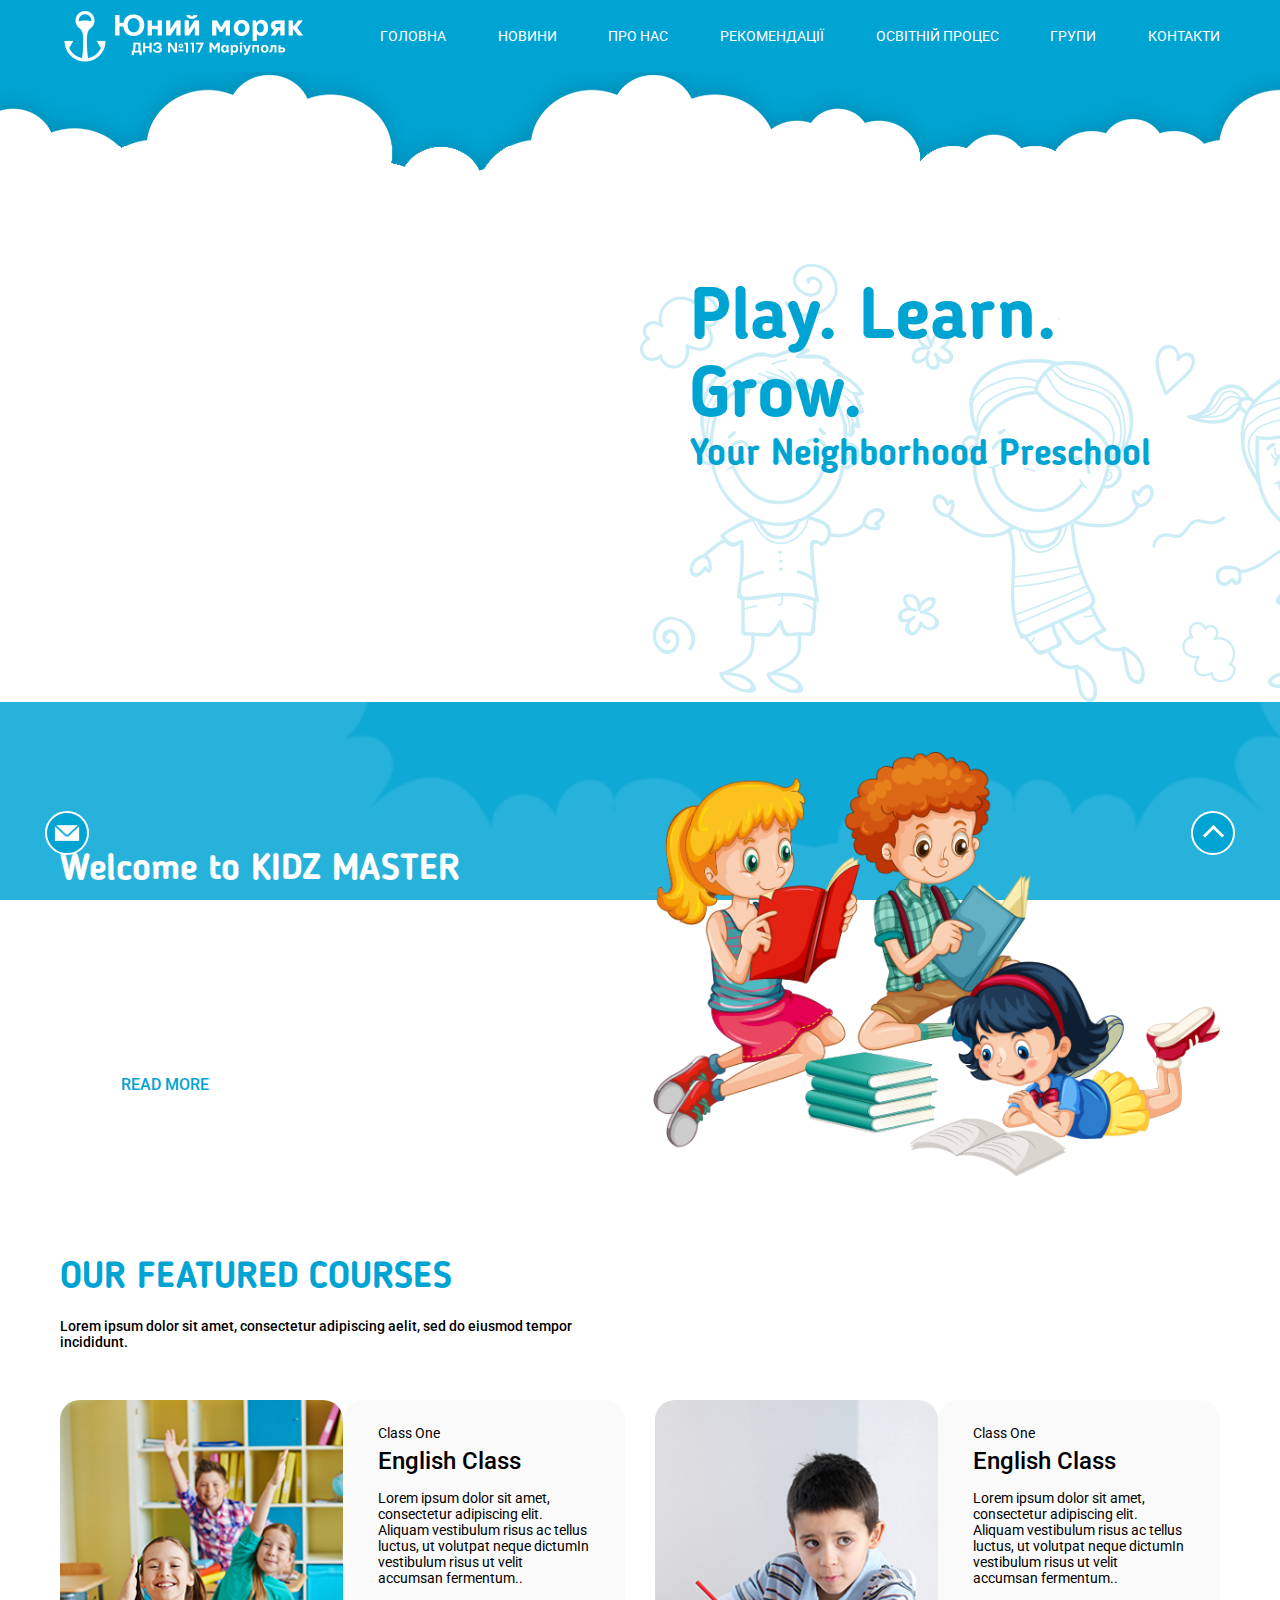
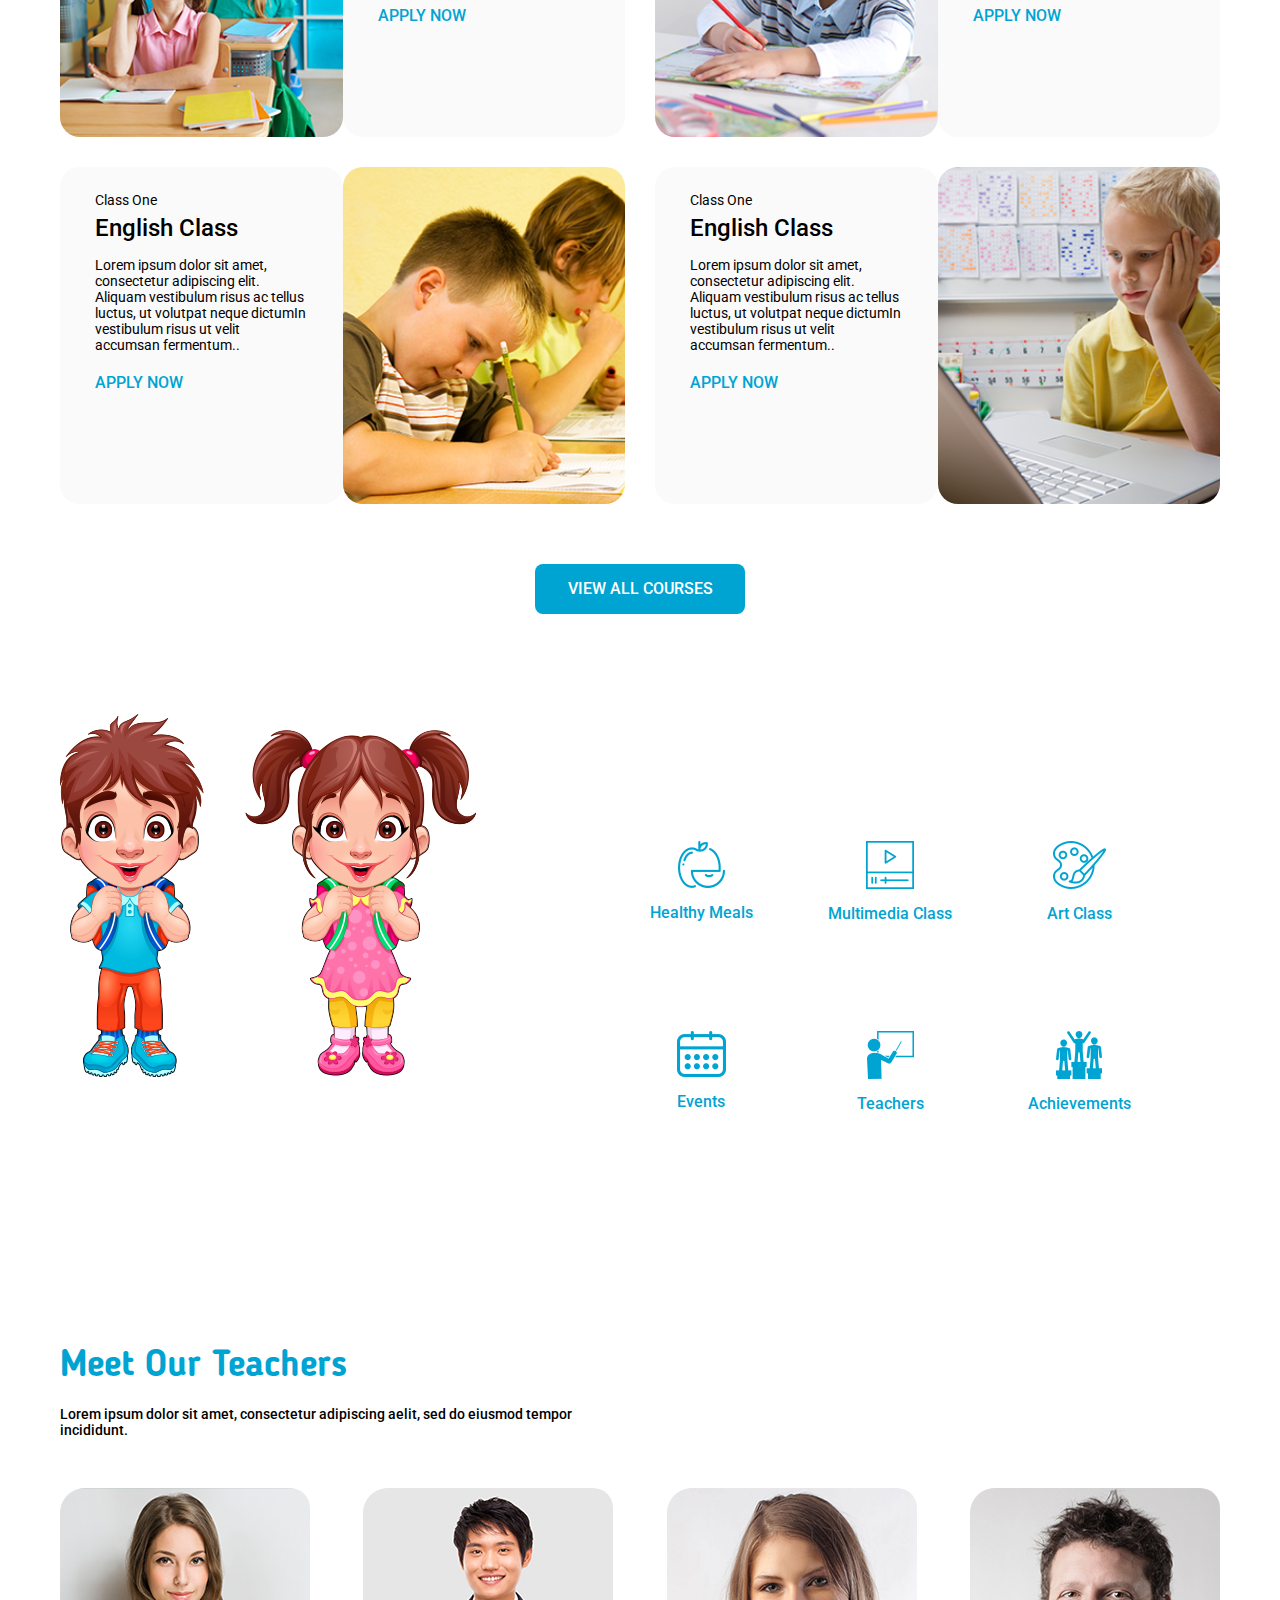
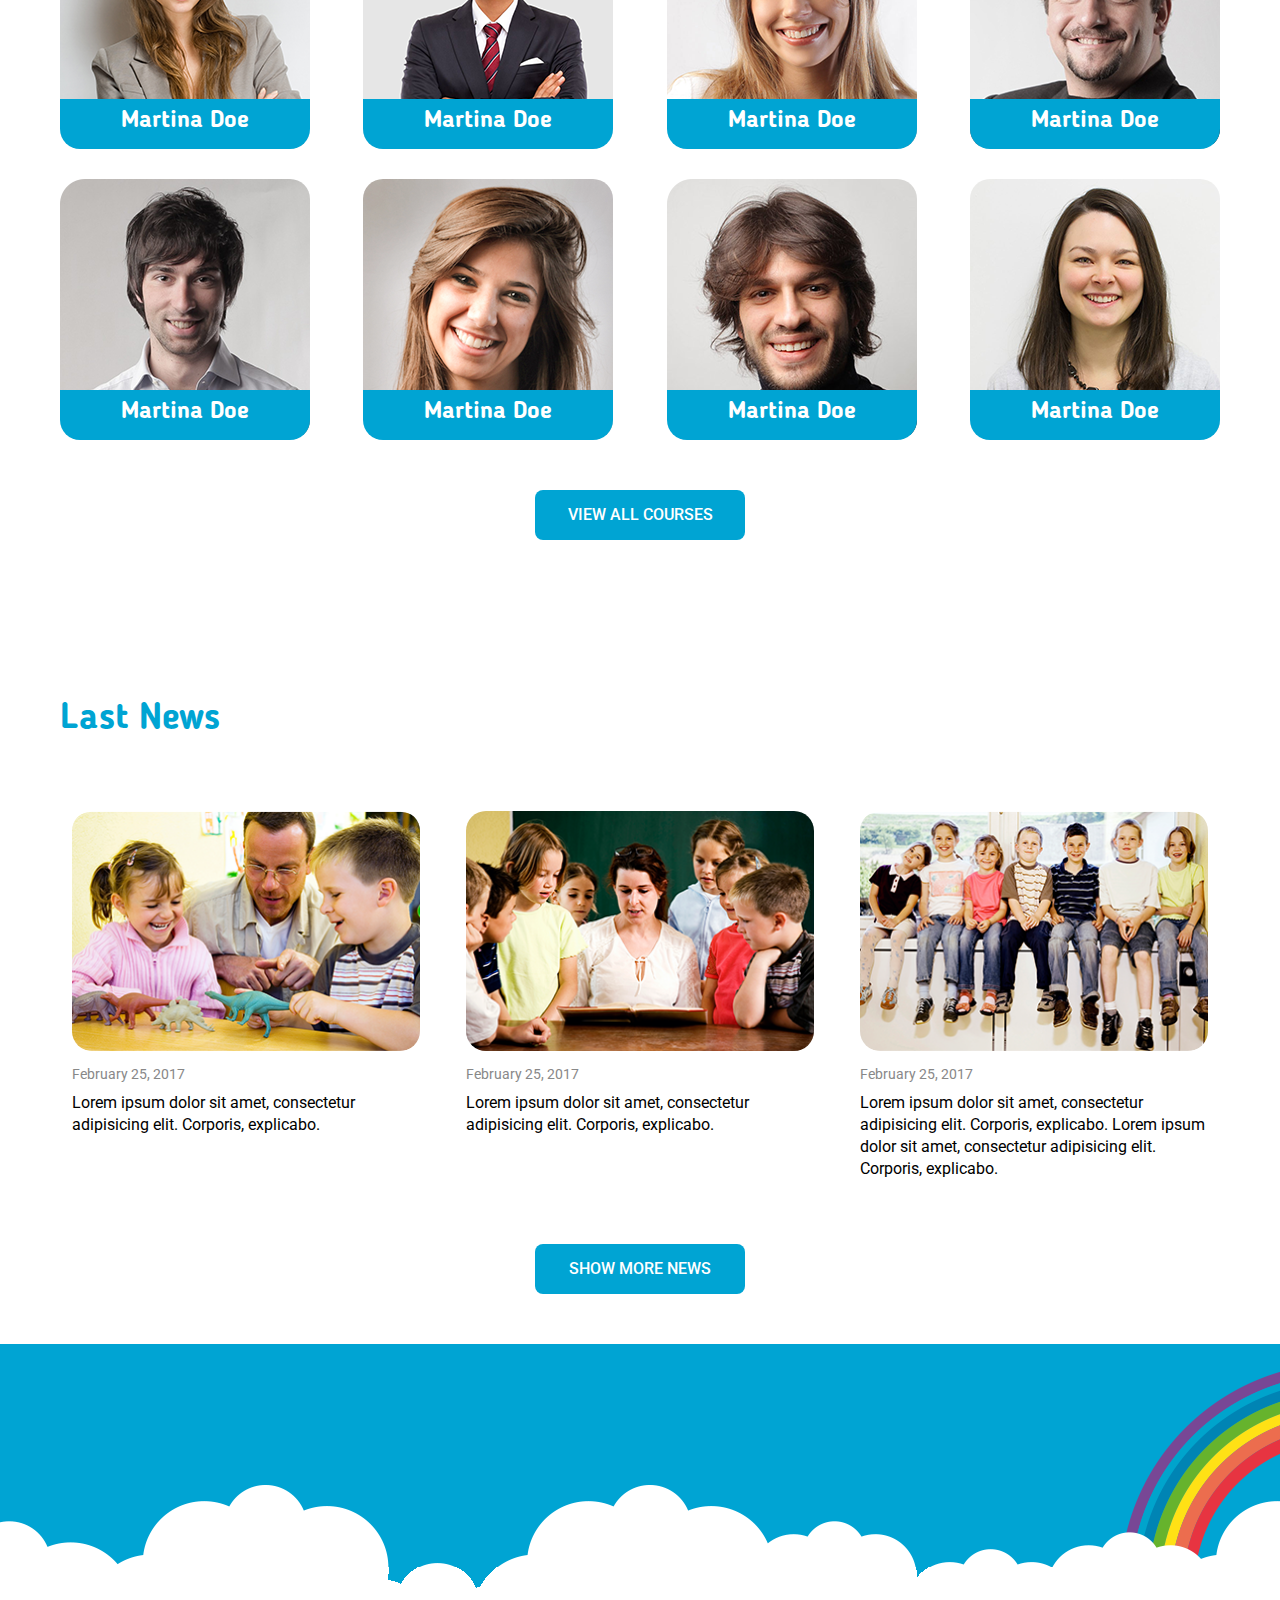
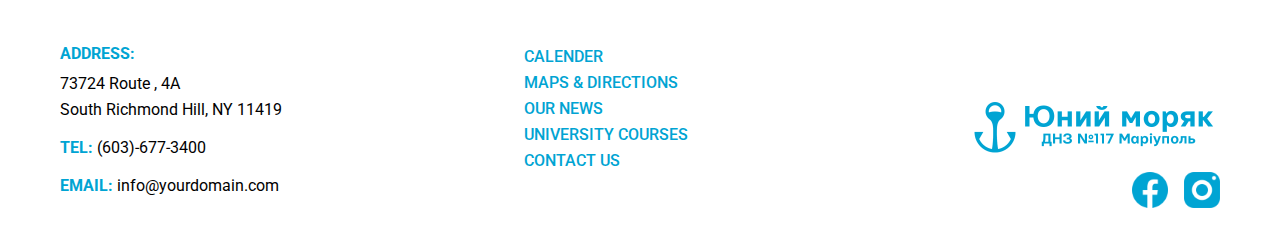
<file: index.html>
<!DOCTYPE html>
<html lang="en">
<head>
    <meta charset="UTF-8">
    <meta name="viewport" content="width=device-width, initial-scale=1.0">
    <title>Юный моряк</title>
    <link rel="shortcut icon" href="favicon.ico" type="image/x-icon">
    <link rel="stylesheet" href="css/fonts.css">
    <link rel="stylesheet" href="css/style.css">
    <link href="https://fonts.googleapis.com/css2?family=Roboto:ital,wght@0,100;0,300;0,400;0,500;0,700;0,900;1,100;1,300;1,400;1,500;1,700;1,900&display=swap" rel="stylesheet">
    <link href="https://fonts.googleapis.com/css2?family=Dosis:wght@200;300;400;500;600;700;800&display=swap" rel="stylesheet">
    <link rel="stylesheet" type="text/css" href="libs/wow_animation/animate.min.css">
    <link rel="stylesheet" href="libs/owl_carousel/owl.carousel.min.css">
    <link rel="stylesheet" href="libs/owl_carousel/owl.theme.default.min.css">
</head>
<body>
    
    
    <div class="content">
        <div class="header">
            <div class="content-wrapper">
                <a href="/" class="logo">
                    <img src="images/logo-kindergarten-white.png" alt="logo">
                </a>
                <div class="header-inner">
                    <div class="menu-toggle"></div>
                    <div class="header-bottom menu">
                        <ul>
                            <li><a href="">Головна</a></li>
                            <li><a href="">Новини</a></li>
                            <li>
                                <a href="">Про нас</a>
                                <span class="sub-menu-trigger"></span>
                                <ul class="sub-menu">
                                    <li><a href="">Про заклад</a></li>
                                    <li><a href="">Наша команда</a></li>
                                    <li><a href="">Досягнення</a></li>
                                    <li><a href="">Галерея</a></li>
                                    <li><a href="">Документи</a></li>
                                </ul>
                            </li>
                            <li><a href="">Рекомендації</a></li>
                            <li><a href="">Освітній процес</a></li>
                            <li><a href="">Групи</a></li>
                            <li><a href="">Контакти</a></li>
                        </ul>
                    </div>
                </div>
            </div>
        </div>
        <div class="main-top">
            <div class="content-wrapper">
                <div class="col-left">
                    <div class="main-slider owl-carousel">
                        <div class="main-slider-item">
                            <img src="images/slider.png" alt="slider-picture">
                        </div>
                        <div class="main-slider-item">
                            <img src="images/slider2.png" alt="slider-picture">
                        </div>
                        <div class="main-slider-item">
                            <img src="images/slider.png" alt="slider-picture">
                        </div>
                    </div>
                </div>
                <div class="col-right">
                    <h1 class="wow bounceInRight">Play.  Learn.  Grow.</h1>
                    <div class="title wow bounceInRight">Your Neighborhood Preschool</div>
                    <img src="images/bg-a.png" alt="bg image">
                </div>
            </div>
        </div>


        <div class="kids-welcome">
            <div class="content-wrapper">
                <div class="kids-welcome-wrapper">
                    <div class="col-left wow bounceInLeft">
                        <div class="title">Welcome to KIDZ MASTER</div>
                        <div class="sub-title">Lorem ipsum dolor sit amet, consectetur adipisicing elit, sed do
                            eiusmod tempor incididunt ut labore et.dolore magna aliqua. Ut
                            enim ad minim veniam, quis nostrud exercitation ullamco laboris
                            nisi ut aliquip ex ea commodo consequat.</div>
                            
                        <div class="sub-title">Duis aute irure dolor in reprehenderit in voluptate velit esse
                            cillum dolore eu fugiat nulla pariatur.</div>
                        <a href="" class="more">Read more</a>
                    </div>
                    <div class="col-right wow bounceInRight">
                        <div class="img-wrapper">
                            <img src="images/kids-1.png" alt="kids">
                        </div>
                    </div>
                </div>                
            </div>
        </div>


        <div class="classes">
            <div class="content-wrapper">
                <p class="title">OUR FEATURED COURSES</p>
                <p class="sub-title">Lorem ipsum dolor sit amet, consectetur adipiscing aelit, sed do eiusmod tempor incididunt.</p>
                <div class="classes-wrapper">
                    <div class="classes-item wow flipInX">
                        <div class="col-left">
                            <img src="images/pic-1.png" alt="classes photo">
                        </div>
                        <div class="col-right">
                            <div class="section">Class One</div>
                            <div class="class-name">English Class</div>
                            <div class="class-desc">Lorem ipsum dolor sit amet, consectetur adipiscing elit. Aliquam vestibulum risus 
                                ac tellus luctus, ut volutpat neque dictumIn vestibulum risus ut velit accumsan fermentum..
                            </div>
                            <a href="" class="more">APPLY NOW</a>
                        </div>
                    </div>
                    <div class="classes-item wow flipInX" data-wow-delay=".3s">
                        <div class="col-left">
                            <img src="images/pic-2.png" alt="classes photo">
                        </div>
                        <div class="col-right">
                            <div class="section">Class One</div>
                            <div class="class-name">English Class</div>
                            <div class="class-desc">Lorem ipsum dolor sit amet, consectetur adipiscing elit. Aliquam vestibulum risus 
                                ac tellus luctus, ut volutpat neque dictumIn vestibulum risus ut velit accumsan fermentum..
                            </div>
                            <a href="" class="more">APPLY NOW</a>
                        </div>
                    </div>
                    <div class="classes-item wow flipInX" data-wow-delay=".6s">
                        <div class="col-left">
                            <img src="images/pic-3.png" alt="classes photo">
                        </div>
                        <div class="col-right">
                            <div class="section">Class One</div>
                            <div class="class-name">English Class</div>
                            <div class="class-desc">Lorem ipsum dolor sit amet, consectetur adipiscing elit. Aliquam vestibulum risus 
                                ac tellus luctus, ut volutpat neque dictumIn vestibulum risus ut velit accumsan fermentum..
                            </div>
                            <a href="" class="more">APPLY NOW</a>
                        </div>
                    </div>
                    <div class="classes-item wow flipInX" data-wow-delay=".9s">
                        <div class="col-left">
                            <img src="images/pic-4.png" alt="classes photo">
                        </div>
                        <div class="col-right">
                            <div class="section">Class One</div>
                            <div class="class-name">English Class</div>
                            <div class="class-desc">Lorem ipsum dolor sit amet, consectetur adipiscing elit. Aliquam vestibulum risus 
                                ac tellus luctus, ut volutpat neque dictumIn vestibulum risus ut velit accumsan fermentum..
                            </div>
                            <a href="" class="more">APPLY NOW</a>
                        </div>
                    </div>
                </div>
                <a href="" class="show-more">VIEW ALL COURSES</a>
            </div>
        </div>


        <div class="facilities">
            <div class="content-wrapper">
                <div class="col-left">
                    <div class="img-wrapper">
                        <img src="images/kids-3.png" alt="kids">
                    </div>
                    <p class="title">School Facilities</p>
                    <p class="sub-title">Lorem ipsum dLorem ipsum dolor sit amet, consectetur adipisicing elit, sed do eiusmod tempor incididunt ut labore et dolore magnaaliqua.Ut enim ad minim veniam, quis nostrud exercitation ullamcoolor sit amet, </p>
                </div>
                <div class="col-right">
                    <div class="facilities-wrapper">
                        <div class="facilities-item wow flipInX" data-wow-delay=".2s">
                            <img src="images/icon-1.png" alt="icon">
                            <p class="text">Healthy Meals</p>
                        </div>
                        <div class="facilities-item wow flipInX" data-wow-delay=".4s">
                            <img src="images/icon-2.png" alt="icon">
                            <p class="text">Multimedia Class</p>
                        </div>
                        <div class="facilities-item wow flipInX" data-wow-delay=".6s">
                            <img src="images/icon-3.png" alt="icon">
                            <p class="text">Art Class</p>
                        </div>
                        <div class="facilities-item wow flipInX" data-wow-delay=".2s">
                            <img src="images/icon-4.png" alt="icon">
                            <p class="text">Events</p>
                        </div>
                        <div class="facilities-item wow flipInX" data-wow-delay=".4s">
                            <img src="images/icon-5.png" alt="icon">
                            <p class="text">Teachers</p>
                        </div>
                        <div class="facilities-item wow flipInX" data-wow-delay=".6s">
                            <img src="images/icon-6.png" alt="icon">
                            <p class="text">Achievements</p>
                        </div>
                    </div>
                </div>
            </div>
        </div>


        <div class="staff">
            <div class="content-wrapper">
                <p class="title">Meet Our Teachers</p>
                <p class="sub-title">Lorem ipsum dolor sit amet, consectetur adipiscing aelit, sed do eiusmod tempor incididunt.</p>
                <div class="staff-wrapper">
                    <div class="staff-item wow zoomIn" data-wow-delay=".1s">
                        <img src="images/person-1.png" alt="staff photo">
                        <div class="name">Martina Doe<span class="appointment">Professor</span></div>
                    </div>
                    <div class="staff-item wow zoomIn" data-wow-delay=".2s">
                        <img src="images/person-2.png" alt="staff photo">
                        <div class="name">Martina Doe<span class="appointment">Teacher</span></div>
                    </div>
                    <div class="staff-item wow zoomIn" data-wow-delay=".3s">
                        <img src="images/person-3.png" alt="staff photo">
                        <div class="name">Martina Doe<span class="appointment">Teacher</span></div>
                    </div>
                    <div class="staff-item wow zoomIn" data-wow-delay=".4s">
                        <img src="images/person-4.png" alt="staff photo">
                        <div class="name">Martina Doe<span class="appointment">Teacher</span></div>
                    </div>
                    <div class="staff-item wow zoomIn" data-wow-delay=".1s">
                        <img src="images/person-5.png" alt="staff photo">
                        <div class="name">Martina Doe<span class="appointment">Coach</span></div>
                    </div>
                    <div class="staff-item wow zoomIn" data-wow-delay=".2s">
                        <img src="images/person-6.png" alt="staff photo">
                        <div class="name">Martina Doe<span class="appointment">Coach</span></div>
                    </div>
                    <div class="staff-item wow zoomIn" data-wow-delay=".3s">
                        <img src="images/person-7.png" alt="staff photo">
                        <div class="name">Martina Doe<span class="appointment">Coach</span></div>
                    </div>
                    <div class="staff-item wow zoomIn" data-wow-delay=".4s">
                        <img src="images/person-8.png" alt="staff photo">
                        <div class="name">Martina Doe<span class="appointment">Coach</span></div>
                    </div>
                </div>                
                <a href="" class="show-more">VIEW ALL COURSES</a>
            </div>
        </div>


        <div class="reviews">
            <div class="content-wrapper">
                <div class="reviews-slider owl-carousel">
                    <div class="reviews-item">
                        <div class="img-wrapper">
                            <div class="person-wrapper">
                                <img src="images/reviews-person.png" alt="person image">
                            </div>                            
                        </div>
                        <div class="name">Mickel John</div>
                        <div class="content">Lorem ipsum dLorem ipsum dolor sit amet, consectetur adipisicing elit, sed do eiusmod tempor incididunt ut labore et dolore magnaaliqua.Ut enim ad minim veniam, quis nostrud exercitation ullamcoolor sit amet, </div>
                    </div>
                    <div class="reviews-item">
                        <div class="img-wrapper">
                            <div class="person-wrapper">
                                <img src="images/person-3.png" alt="person image">
                            </div>                            
                        </div>
                        <div class="name">Mickel John</div>
                        <div class="content">Lorem ipsum dLorem ipsum dolor sit amet, consectetur adipisicing elit, sed do eiusmod tempor incididunt ut labore et dolore magnaaliqua.Ut enim ad minim veniam, quis nostrud exercitation ullamcoolor sit amet, </div>
                    </div>
                    <div class="reviews-item">
                        <div class="img-wrapper">
                            <div class="person-wrapper">
                                <img src="images/person-6.png" alt="person image">
                            </div>                            
                        </div>
                        <div class="name">Mickel John</div>
                        <div class="content">Lorem ipsum dLorem ipsum dolor sit amet, consectetur adipisicing elit, sed do eiusmod tempor incididunt ut labore et dolore magnaaliqua.Ut enim ad minim veniam, quis nostrud exercitation ullamcoolor sit amet, </div>
                    </div>
                </div>
            </div>
        </div>


        <div class="last-news">
            <div class="content-wrapper">
                <p class="title">Last News</p>
                <div class="last-news-wrapper">
                    <div class="last-news-item wow flipInX" data-wow-delay=".1s">
                        <div class="img-wrapper">
                            <img src="images/photo-1.png" alt="">
                        </div>
                        <p class="date">February 25, 2017</p>
                        <p class="caption">Lorem ipsum dolor sit amet, consectetur adipisicing elit. Corporis, explicabo.</p>
                        <a href="" class="detail"></a>
                    </div>
                    <div class="last-news-item wow flipInX" data-wow-delay=".3s">
                        <div class="img-wrapper">
                            <img src="images/photo-2.png" alt="">
                        </div>
                        <p class="date">February 25, 2017</p>
                        <p class="caption">Lorem ipsum dolor sit amet, consectetur adipisicing elit. Corporis, explicabo.</p>
                        <a href="" class="detail"></a>
                    </div>
                    <div class="last-news-item wow flipInX" data-wow-delay=".5s">
                        <div class="img-wrapper">
                            <img src="images/photo-3.png" alt="">
                        </div>
                        <p class="date">February 25, 2017</p>
                        <p class="caption">Lorem ipsum dolor sit amet, consectetur adipisicing elit. Corporis, explicabo. Lorem ipsum dolor sit amet, consectetur adipisicing elit. Corporis, explicabo.</p>
                        <a href="" class="detail"></a>
                    </div>
                </div>
                <a href="" class="show-more">Show more news</a>
            </div>
        </div>

    <div class="footer">
        <div class="footer-top"></div>
        <div class="content-wrapper">
            <div class="col-left">
                <div class="address">
                    <div class="footer-title">ADDRESS:</div>
                    <div class="content">73724 Route , 4A<br> South Richmond Hill, NY 11419 </div>
                </div>
                <div class="phone">
                    <div class="footer-title">Tel:</div>
                    <a href="tel:6036773400" class="tel">(603)-677-3400</a>
                </div>
                <div class="email">
                    <div class="footer-title">Email:</div>
                    <a href="mailto:info@yourdomain.com" class="mail">info@yourdomain.com</a>
                </div>
            </div>
            <div class="col-center">
                <a href="">Calender</a>
                <a href="">Maps & Directions</a>
                <a href="">Our News</a>
                <a href="">University Courses</a>
                <a href="">Contact us</a>
            </div>
            <div class="col-right">
                <a href="/" class="logo">
                    <img src="images/logo-kindergarten-blue.png" alt="logo">
                </a>
                <div class="socials">
                    <a href="" class="instagram"></a>
                    <a href="" class="facebook"></a>
                </div>
            </div>
        </div>
    </div>







</div>


<div id="scrollToTop"></div>

<div id="callback"></div>

<div id="modal">
<div class="modal-wrapper">
    <div class="modal-inner">
        <div class="close"></div>
        <p class="title">Написати нам листа</p>
        <form action="">
            <label class="field-wrapper">
                <span class="caption">Ваше ім'я</span>
                <input type="text" class="pib" name="pib">
            </label>
            <label class="field-wrapper">
                <span class="caption">Електронна адреса</span>
                <input type="text" name="mail">
            </label>
            <label class="field-wrapper">
                <span class="caption">Текст листа</span>
                <textarea name="message"></textarea>
            </label>
            <input type="submit" class="submit" value="Надіслати">
        </form>
    </div>
</div>
</div>



<script src="https://code.jquery.com/jquery-3.5.1.js" integrity="sha256-QWo7LDvxbWT2tbbQ97B53yJnYU3WhH/C8ycbRAkjPDc=" crossorigin="anonymous"></script>
<script src="libs/owl_carousel/owl.carousel.min.js"></script>
<script src="libs/wow_animation/wow.min.js"></script>
<script src="js/script.js"></script>

</body>
</html>
</file>
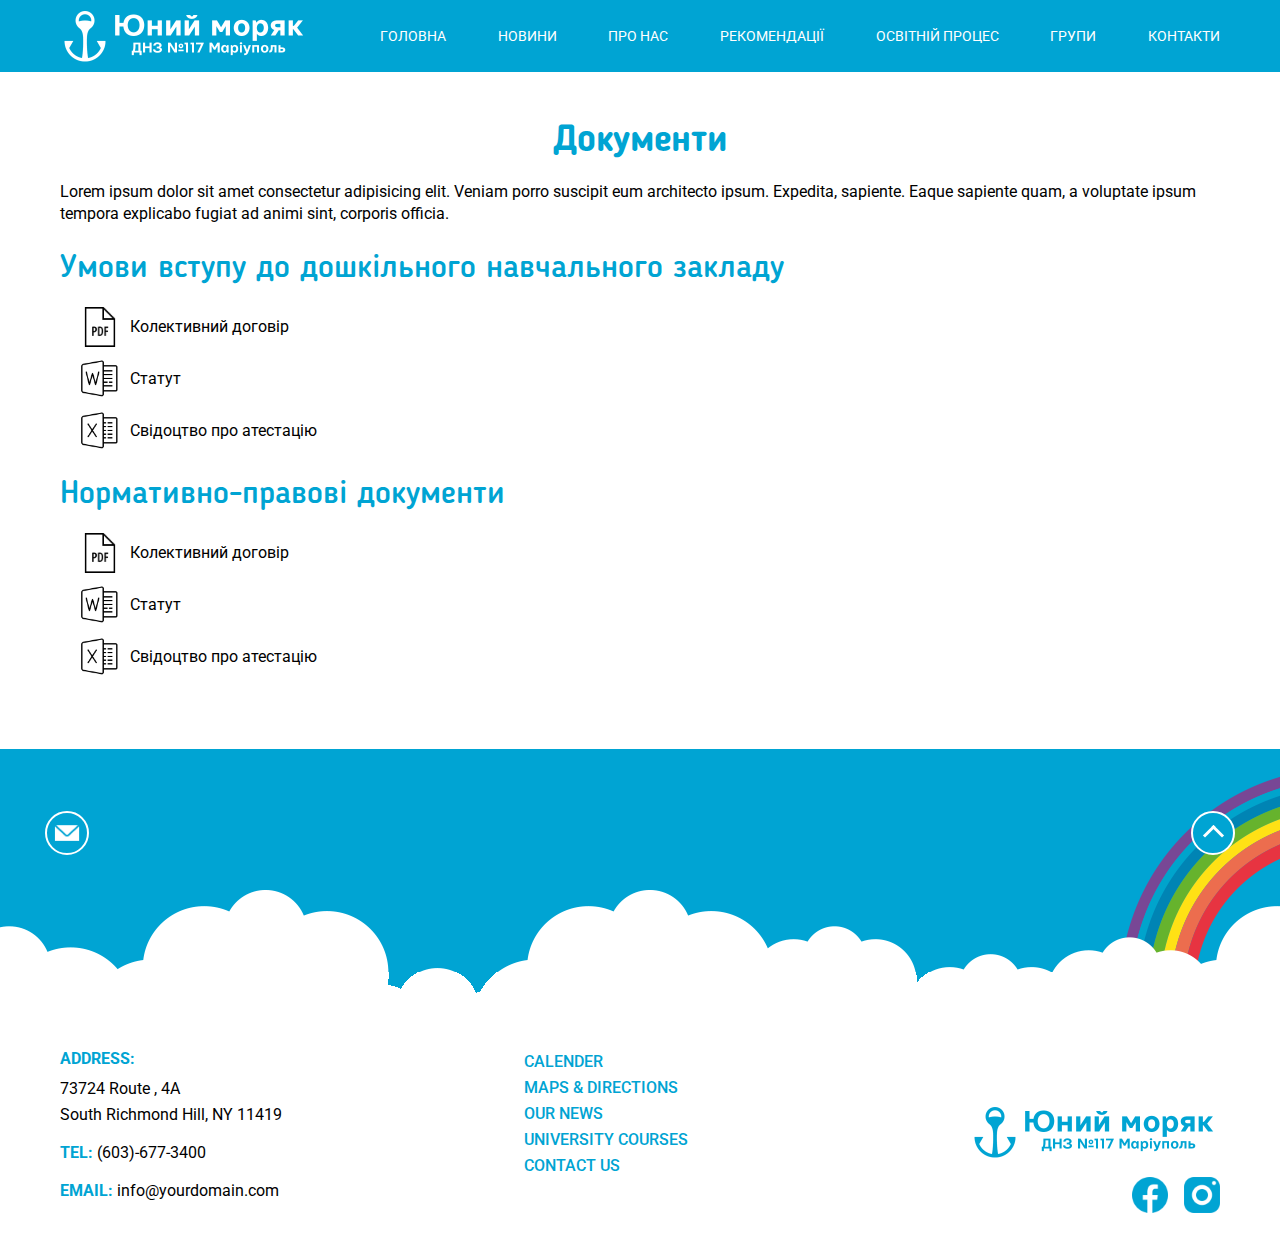
<file: documents.html>
<!DOCTYPE html>
<html lang="en">
<head>
    <meta charset="UTF-8">
    <meta name="viewport" content="width=device-width, initial-scale=1.0">
    <title>Юный моряк</title>
    <link rel="shortcut icon" href="favicon.ico" type="image/x-icon">
    <link rel="stylesheet" href="css/fonts.css">
    <link rel="stylesheet" href="css/style.css">
    <link href="https://fonts.googleapis.com/css2?family=Roboto:ital,wght@0,100;0,300;0,400;0,500;0,700;0,900;1,100;1,300;1,400;1,500;1,700;1,900&display=swap" rel="stylesheet">
    <link href="https://fonts.googleapis.com/css2?family=Dosis:wght@200;300;400;500;600;700;800&display=swap" rel="stylesheet">
    <link rel="stylesheet" type="text/css" href="libs/wow_animation/animate.min.css">
    <link rel="stylesheet" href="libs/owl_carousel/owl.carousel.min.css">
    <link rel="stylesheet" href="libs/owl_carousel/owl.theme.default.min.css">
</head>
<body>
    
    
    <div class="content">
        <div class="header">
            <div class="content-wrapper">
                <a href="/" class="logo">
                    <img src="images/logo-kindergarten-white.png" alt="logo">
                </a>
                <div class="header-inner">
                    <div class="menu-toggle"></div>
                    <div class="header-bottom menu">
                        <ul>
                            <li><a href="">Головна</a></li>
                            <li><a href="">Новини</a></li>
                            <li>
                                <a href="">Про нас</a>
                                <span class="sub-menu-trigger"></span>
                                <ul class="sub-menu">
                                    <li><a href="">Про заклад</a></li>
                                    <li><a href="">Наша команда</a></li>
                                    <li><a href="">Досягнення</a></li>
                                    <li><a href="">Галерея</a></li>
                                    <li><a href="">Документи</a></li>
                                </ul>
                            </li>
                            <li><a href="">Рекомендації</a></li>
                            <li><a href="">Освітній процес</a></li>
                            <li><a href="">Групи</a></li>
                            <li><a href="">Контакти</a></li>
                        </ul>
                    </div>
                </div>
            </div>
        </div>

        <div class="documents-page">
            <div class="content-wrapper">
                <p class="title">Документи</p>
                <div class="caption">
                    <p>Lorem ipsum dolor sit amet consectetur adipisicing elit. Veniam porro suscipit eum architecto ipsum. Expedita, sapiente. Eaque sapiente quam, a voluptate ipsum tempora explicabo fugiat ad animi sint, corporis officia.</p>
                </div>  

                <div class="small-title"><span>Умови вступу до дошкільного навчального закладу</span></div>
                <div class="documents-page-wrapper">
                    <a href="documents/pdf-test.pdf" target="_blank">
                        <span class="icon-wrapper pdf"></span>
                        <span class="document-name">Колективний договір</span>
                    </a>
                    <a href="documents/pdf-test.pdf" target="_blank">
                        <span class="icon-wrapper word"></span>
                        <span class="document-name">Статут</span>
                    </a>
                    <a href="documents/pdf-test.pdf" target="_blank">
                        <span class="icon-wrapper excel"></span>
                        <span class="document-name">Свідоцтво про атестацію</span>
                    </a>
                </div>  

                <div class="small-title"><span>Нормативно-правові документи</span></div>
                <div class="documents-page-wrapper" target="_blank">
                    <a href="documents/pdf-test.pdf">
                        <span class="icon-wrapper pdf"></span>
                        <span class="document-name">Колективний договір</span>
                    </a>
                    <a href="documents/pdf-test.pdf" target="_blank">
                        <span class="icon-wrapper word"></span>
                        <span class="document-name">Статут</span>
                    </a>
                    <a href="documents/pdf-test.pdf" target="_blank">
                        <span class="icon-wrapper excel"></span>
                        <span class="document-name">Свідоцтво про атестацію</span>
                    </a>
                </div>  

            </div>
        </div>
        
    <div class="footer">
        <div class="footer-top"></div>
        <div class="content-wrapper">
            <div class="col-left">
                <div class="address">
                    <div class="footer-title">ADDRESS:</div>
                    <div class="content">73724 Route , 4A<br> South Richmond Hill, NY 11419 </div>
                </div>
                <div class="phone">
                    <div class="footer-title">Tel:</div>
                    <a href="tel:6036773400" class="tel">(603)-677-3400</a>
                </div>
                <div class="email">
                    <div class="footer-title">Email:</div>
                    <a href="mailto:info@yourdomain.com" class="mail">info@yourdomain.com</a>
                </div>
            </div>
            <div class="col-center">
                <a href="">Calender</a>
                <a href="">Maps & Directions</a>
                <a href="">Our News</a>
                <a href="">University Courses</a>
                <a href="">Contact us</a>
            </div>
            <div class="col-right">
                <a href="/" class="logo">
                    <img src="images/logo-kindergarten-blue.png" alt="logo">
                </a>
                <div class="socials">
                    <a href="" class="instagram"></a>
                    <a href="" class="facebook"></a>
                </div>
            </div>
        </div>
    </div>







</div>


<div id="scrollToTop"></div>

<div id="callback"></div>

<div id="modal">
<div class="modal-wrapper">
    <div class="modal-inner">
        <div class="close"></div>
        <p class="title">Написати нам листа</p>
        <form action="">
            <label class="field-wrapper">
                <span class="caption">Ваше ім'я</span>
                <input type="text" class="pib" name="pib">
            </label>
            <label class="field-wrapper">
                <span class="caption">Електронна адреса</span>
                <input type="text" name="mail">
            </label>
            <label class="field-wrapper">
                <span class="caption">Текст листа</span>
                <textarea name="message"></textarea>
            </label>
            <input type="submit" class="submit" value="Надіслати">
        </form>
    </div>
</div>
</div>



<script src="https://code.jquery.com/jquery-3.5.1.js" integrity="sha256-QWo7LDvxbWT2tbbQ97B53yJnYU3WhH/C8ycbRAkjPDc=" crossorigin="anonymous"></script>
<script src="libs/owl_carousel/owl.carousel.min.js"></script>
<script src="libs/wow_animation/wow.min.js"></script>
<script src="js/script.js"></script>

</body>
</html>
</file>
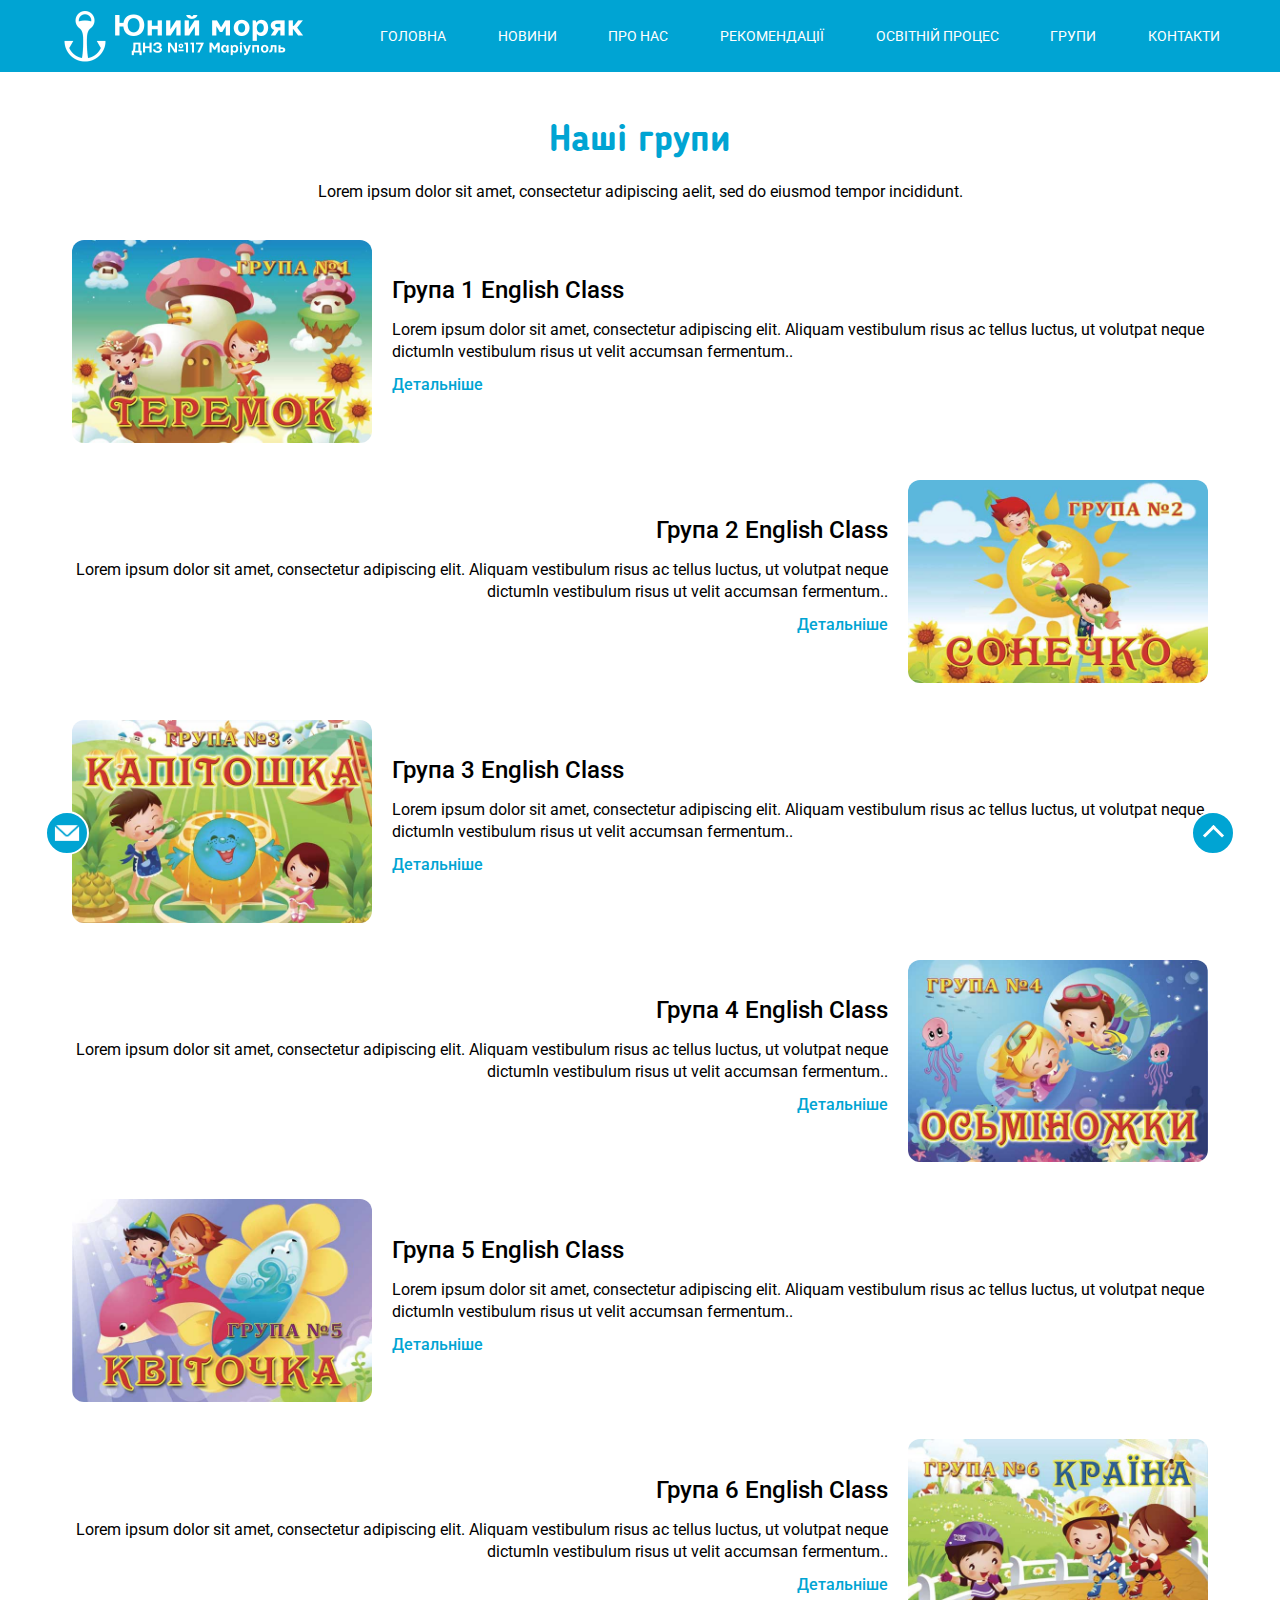
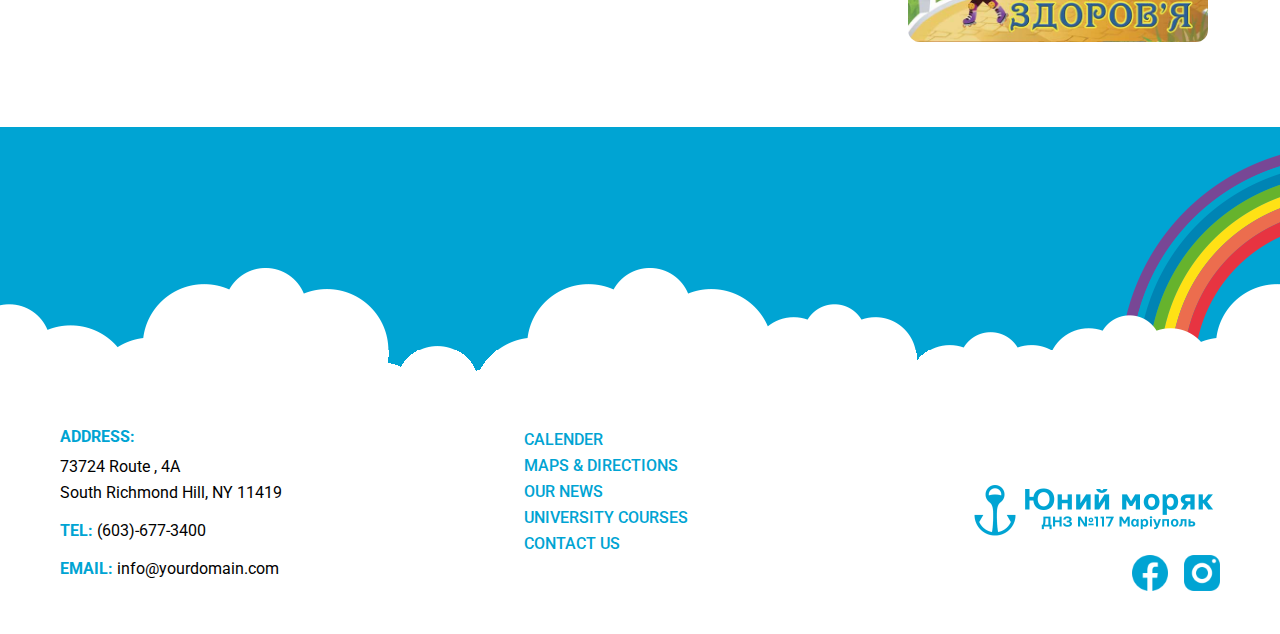
<file: groups.html>
<!DOCTYPE html>
<html lang="en">
<head>
    <meta charset="UTF-8">
    <meta name="viewport" content="width=device-width, initial-scale=1.0">
    <title>Юный моряк</title>
    <link rel="shortcut icon" href="favicon.ico" type="image/x-icon">
    <link rel="stylesheet" href="css/fonts.css">
    <link rel="stylesheet" href="css/style.css">
    <link href="https://fonts.googleapis.com/css2?family=Roboto:ital,wght@0,100;0,300;0,400;0,500;0,700;0,900;1,100;1,300;1,400;1,500;1,700;1,900&display=swap" rel="stylesheet">
    <link href="https://fonts.googleapis.com/css2?family=Dosis:wght@200;300;400;500;600;700;800&display=swap" rel="stylesheet">
    <link rel="stylesheet" type="text/css" href="libs/wow_animation/animate.min.css">
    <link rel="stylesheet" href="libs/owl_carousel/owl.carousel.min.css">
    <link rel="stylesheet" href="libs/owl_carousel/owl.theme.default.min.css">
</head>
<body>
    
    
    <div class="content">
        <div class="header">
            <div class="content-wrapper">
                <a href="/" class="logo">
                    <img src="images/logo-kindergarten-white.png" alt="logo">
                </a>
                <div class="header-inner">
                    <div class="menu-toggle"></div>
                    <div class="header-bottom menu">
                        <ul>
                            <li><a href="">Головна</a></li>
                            <li><a href="">Новини</a></li>
                            <li>
                                <a href="">Про нас</a>
                                <span class="sub-menu-trigger"></span>
                                <ul class="sub-menu">
                                    <li><a href="">Про заклад</a></li>
                                    <li><a href="">Наша команда</a></li>
                                    <li><a href="">Досягнення</a></li>
                                    <li><a href="">Галерея</a></li>
                                    <li><a href="">Документи</a></li>
                                </ul>
                            </li>
                            <li><a href="">Рекомендації</a></li>
                            <li><a href="">Освітній процес</a></li>
                            <li><a href="">Групи</a></li>
                            <li><a href="">Контакти</a></li>
                        </ul>
                    </div>
                </div>
            </div>
        </div>


        <div class="groups-page">
            <div class="content-wrapper">
                <p class="title">Наші групи</p>
                <p class="caption">Lorem ipsum dolor sit amet, consectetur adipiscing aelit, sed do eiusmod tempor incididunt.</p>
                <div class="groups-wrapper">
                    <div class="groups-item">
                        <div class="col-left">
                            <img src="images/1.jpg" alt="groups photo">
                        </div>
                        <div class="col-right">
                            <div class="group-name">Група 1 English Class</div>
                            <div class="group-desc">Lorem ipsum dolor sit amet, consectetur adipiscing elit. Aliquam vestibulum risus 
                                ac tellus luctus, ut volutpat neque dictumIn vestibulum risus ut velit accumsan fermentum..
                            </div>
                            <a href="" class="more">Детальніше</a>
                        </div>
                    </div>
                    <div class="groups-item" data-wow-delay=".1s">
                        <div class="col-left">
                            <img src="images/2.jpg" alt="groups photo">
                        </div>
                        <div class="col-right">
                            <div class="group-name">Група 2 English Class</div>
                            <div class="group-desc">Lorem ipsum dolor sit amet, consectetur adipiscing elit. Aliquam vestibulum risus 
                                ac tellus luctus, ut volutpat neque dictumIn vestibulum risus ut velit accumsan fermentum..
                            </div>
                            <a href="" class="more">Детальніше</a>
                        </div>
                    </div>
                    <div class="groups-item" data-wow-delay=".2s">
                        <div class="col-left">
                            <img src="images/3.jpg" alt="groups photo">
                        </div>
                        <div class="col-right">
                            <div class="group-name">Група 3 English Class</div>
                            <div class="group-desc">Lorem ipsum dolor sit amet, consectetur adipiscing elit. Aliquam vestibulum risus 
                                ac tellus luctus, ut volutpat neque dictumIn vestibulum risus ut velit accumsan fermentum..
                            </div>
                            <a href="" class="more">Детальніше</a>
                        </div>
                    </div>
                    <div class="groups-item" data-wow-delay=".3s">
                        <div class="col-left">
                            <img src="images/4.jpg" alt="groups photo">
                        </div>
                        <div class="col-right">
                            <div class="group-name">Група 4 English Class</div>
                            <div class="group-desc">Lorem ipsum dolor sit amet, consectetur adipiscing elit. Aliquam vestibulum risus 
                                ac tellus luctus, ut volutpat neque dictumIn vestibulum risus ut velit accumsan fermentum..
                            </div>
                            <a href="" class="more">Детальніше</a>
                        </div>
                    </div>
                    <div class="groups-item" data-wow-delay=".4s">
                        <div class="col-left">
                            <img src="images/5.jpg" alt="groups photo">
                        </div>
                        <div class="col-right">
                            <div class="group-name">Група 5 English Class</div>
                            <div class="group-desc">Lorem ipsum dolor sit amet, consectetur adipiscing elit. Aliquam vestibulum risus 
                                ac tellus luctus, ut volutpat neque dictumIn vestibulum risus ut velit accumsan fermentum..
                            </div>
                            <a href="" class="more">Детальніше</a>
                        </div>
                    </div>
                    <div class="groups-item" data-wow-delay=".5s">
                        <div class="col-left">
                            <img src="images/6.jpg" alt="groups photo">
                        </div>
                        <div class="col-right">
                            <div class="group-name">Група 6 English Class</div>
                            <div class="group-desc">Lorem ipsum dolor sit amet, consectetur adipiscing elit. Aliquam vestibulum risus 
                                ac tellus luctus, ut volutpat neque dictumIn vestibulum risus ut velit accumsan fermentum..
                            </div>
                            <a href="" class="more">Детальніше</a>
                        </div>
                    </div>
                </div>
            </div>
        </div>
        
    <div class="footer">
        <div class="footer-top"></div>
        <div class="content-wrapper">
            <div class="col-left">
                <div class="address">
                    <div class="footer-title">ADDRESS:</div>
                    <div class="content">73724 Route , 4A<br> South Richmond Hill, NY 11419 </div>
                </div>
                <div class="phone">
                    <div class="footer-title">Tel:</div>
                    <a href="tel:6036773400" class="tel">(603)-677-3400</a>
                </div>
                <div class="email">
                    <div class="footer-title">Email:</div>
                    <a href="mailto:info@yourdomain.com" class="mail">info@yourdomain.com</a>
                </div>
            </div>
            <div class="col-center">
                <a href="">Calender</a>
                <a href="">Maps & Directions</a>
                <a href="">Our News</a>
                <a href="">University Courses</a>
                <a href="">Contact us</a>
            </div>
            <div class="col-right">
                <a href="/" class="logo">
                    <img src="images/logo-kindergarten-blue.png" alt="logo">
                </a>
                <div class="socials">
                    <a href="" class="instagram"></a>
                    <a href="" class="facebook"></a>
                </div>
            </div>
        </div>
    </div>







</div>


<div id="scrollToTop"></div>

<div id="callback"></div>

<div id="modal">
<div class="modal-wrapper">
    <div class="modal-inner">
        <div class="close"></div>
        <p class="title">Написати нам листа</p>
        <form action="">
            <label class="field-wrapper">
                <span class="caption">Ваше ім'я</span>
                <input type="text" class="pib" name="pib">
            </label>
            <label class="field-wrapper">
                <span class="caption">Електронна адреса</span>
                <input type="text" name="mail">
            </label>
            <label class="field-wrapper">
                <span class="caption">Текст листа</span>
                <textarea name="message"></textarea>
            </label>
            <input type="submit" class="submit" value="Надіслати">
        </form>
    </div>
</div>
</div>



<script src="https://code.jquery.com/jquery-3.5.1.js" integrity="sha256-QWo7LDvxbWT2tbbQ97B53yJnYU3WhH/C8ycbRAkjPDc=" crossorigin="anonymous"></script>
<script src="libs/owl_carousel/owl.carousel.min.js"></script>
<script src="libs/wow_animation/wow.min.js"></script>
<script src="js/script.js"></script>

</body>
</html>
</file>
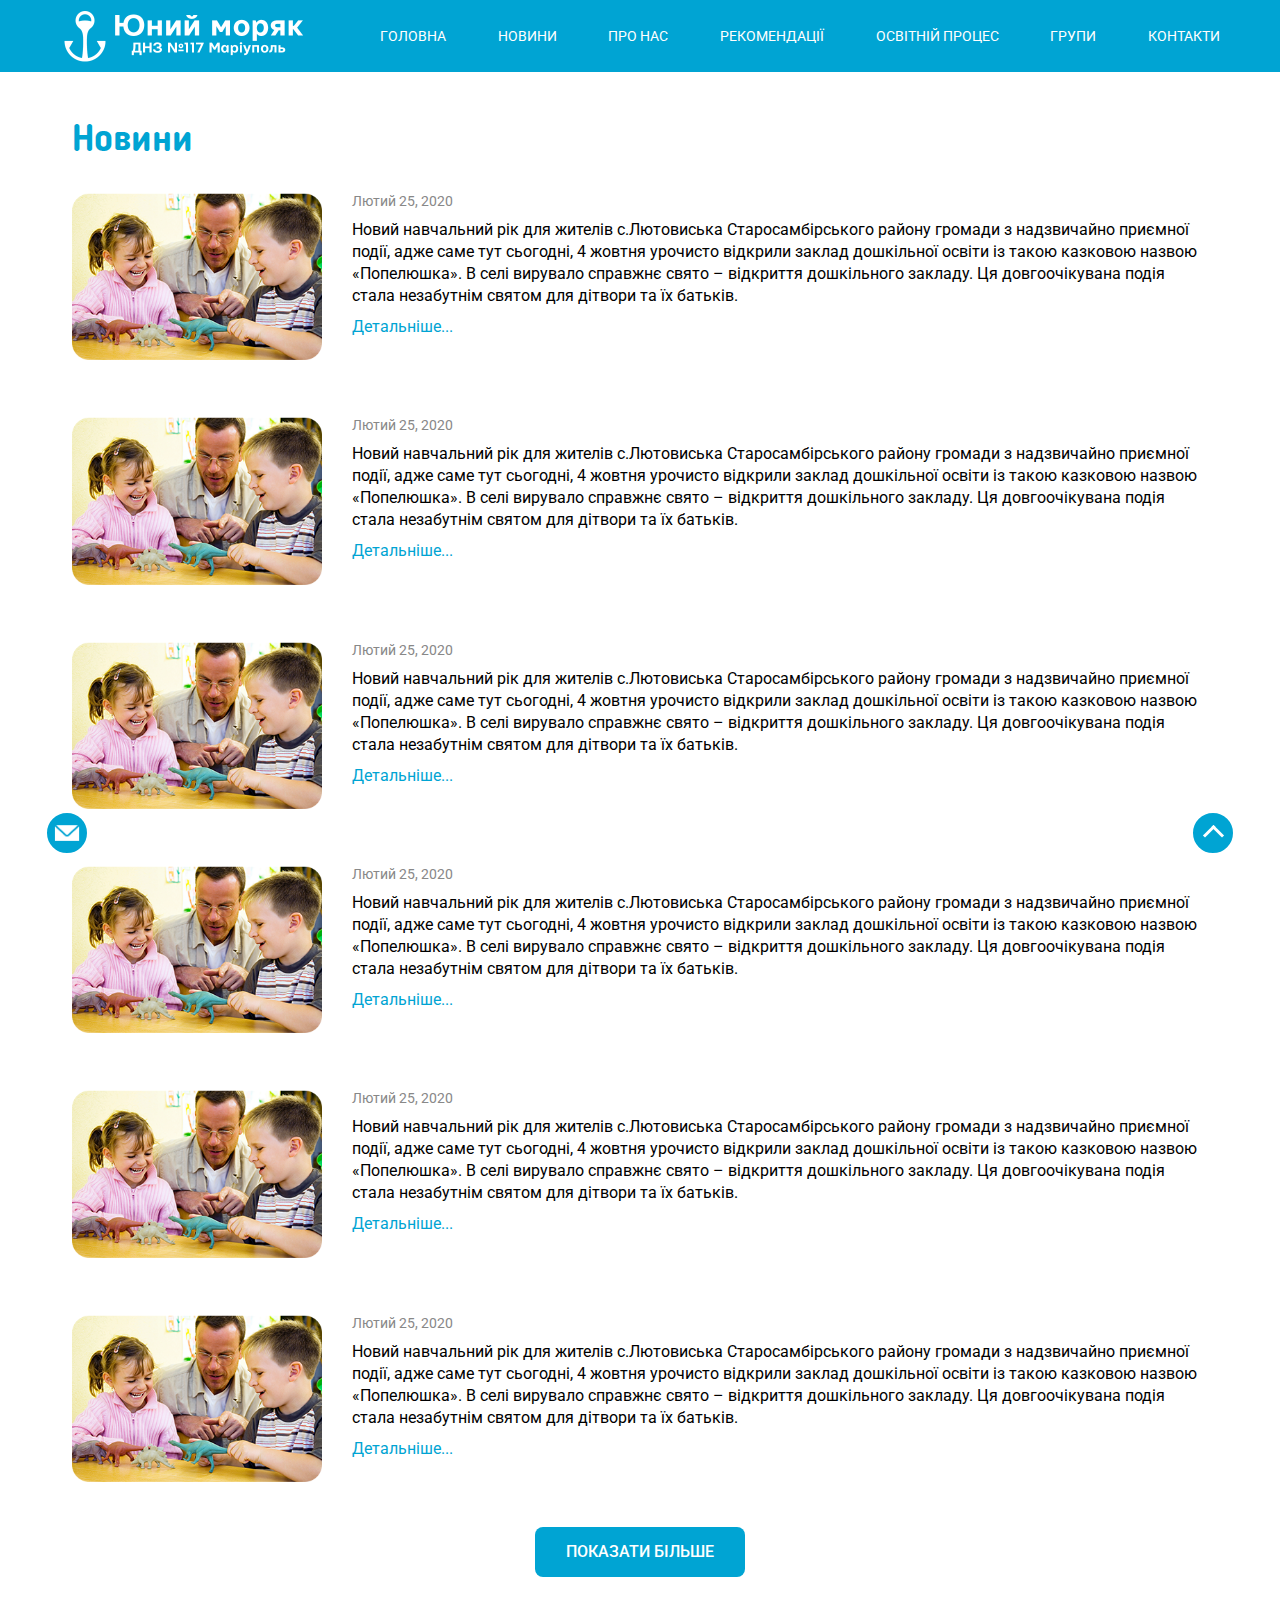
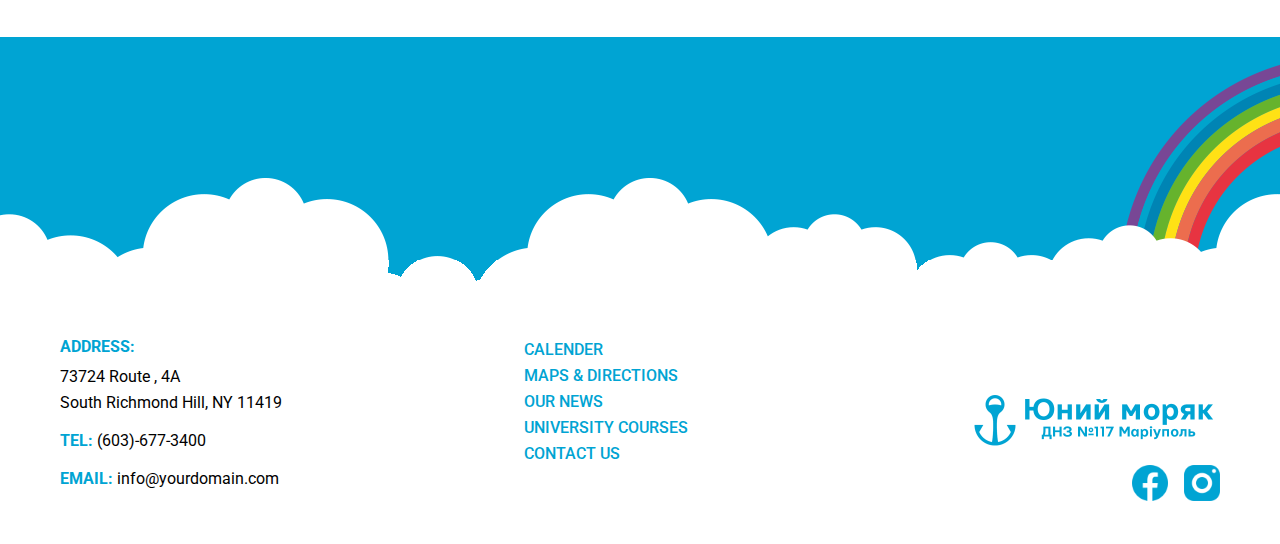
<file: news.html>
<!DOCTYPE html>
<html lang="en">
<head>
    <meta charset="UTF-8">
    <meta name="viewport" content="width=device-width, initial-scale=1.0">
    <title>Юный моряк</title>
    <link rel="shortcut icon" href="favicon.ico" type="image/x-icon">
    <link rel="stylesheet" href="css/fonts.css">
    <link rel="stylesheet" href="css/style.css">
    <link href="https://fonts.googleapis.com/css2?family=Roboto:ital,wght@0,100;0,300;0,400;0,500;0,700;0,900;1,100;1,300;1,400;1,500;1,700;1,900&display=swap" rel="stylesheet">
    <link href="https://fonts.googleapis.com/css2?family=Dosis:wght@200;300;400;500;600;700;800&display=swap" rel="stylesheet">
    <link rel="stylesheet" type="text/css" href="libs/wow_animation/animate.min.css">
    <link rel="stylesheet" href="libs/owl_carousel/owl.carousel.min.css">
    <link rel="stylesheet" href="libs/owl_carousel/owl.theme.default.min.css">
</head>
<body>
    
    
    <div class="content">
        <div class="header">
            <div class="content-wrapper">
                <a href="/" class="logo">
                    <img src="images/logo-kindergarten-white.png" alt="logo">
                </a>
                <div class="header-inner">
                    <div class="menu-toggle"></div>
                    <div class="header-bottom menu">
                        <ul>
                            <li><a href="">Головна</a></li>
                            <li><a href="">Новини</a></li>
                            <li>
                                <a href="">Про нас</a>
                                <span class="sub-menu-trigger"></span>
                                <ul class="sub-menu">
                                    <li><a href="">Про заклад</a></li>
                                    <li><a href="">Наша команда</a></li>
                                    <li><a href="">Досягнення</a></li>
                                    <li><a href="">Галерея</a></li>
                                    <li><a href="">Документи</a></li>
                                </ul>
                            </li>
                            <li><a href="">Рекомендації</a></li>
                            <li><a href="">Освітній процес</a></li>
                            <li><a href="">Групи</a></li>
                            <li><a href="">Контакти</a></li>
                        </ul>
                    </div>
                </div>
            </div>
        </div>
        <div class="news-page">
            <div class="content-wrapper">
                <p class="title">Новини</p>
                <div class="news-wrapper">

                    <div class="news-item">
                        <div class="img-wrapper">
                            <img src="images/photo-1.png" alt="">
                        </div>
                        <div class="news-content">
                            <p class="date">Лютий 25, 2020</p>
                            <p class="caption">Новий навчальний рік для жителів с.Лютовиська Старосамбірського району громади з надзвичайно приємної події, адже саме тут сьогодні, 4 жовтня урочисто відкрили заклад дошкільної освіти із такою казковою назвою «Попелюшка». В селі вирувало справжнє свято – відкриття дошкільного закладу. Ця довгоочікувана подія стала незабутнім святом для дітвори та їх батьків.</p>
                            <a href="" class="detail">Детальніше...</a>
                        </div>                        
                    </div>

                    <div class="news-item">
                        <div class="img-wrapper">
                            <img src="images/photo-1.png" alt="">
                        </div>
                        <div class="news-content">
                            <p class="date">Лютий 25, 2020</p>
                            <p class="caption">Новий навчальний рік для жителів с.Лютовиська Старосамбірського району громади з надзвичайно приємної події, адже саме тут сьогодні, 4 жовтня урочисто відкрили заклад дошкільної освіти із такою казковою назвою «Попелюшка». В селі вирувало справжнє свято – відкриття дошкільного закладу. Ця довгоочікувана подія стала незабутнім святом для дітвори та їх батьків.</p>
                            <a href="" class="detail">Детальніше...</a>
                        </div>                        
                    </div>

                    <div class="news-item">
                        <div class="img-wrapper">
                            <img src="images/photo-1.png" alt="">
                        </div>
                        <div class="news-content">
                            <p class="date">Лютий 25, 2020</p>
                            <p class="caption">Новий навчальний рік для жителів с.Лютовиська Старосамбірського району громади з надзвичайно приємної події, адже саме тут сьогодні, 4 жовтня урочисто відкрили заклад дошкільної освіти із такою казковою назвою «Попелюшка». В селі вирувало справжнє свято – відкриття дошкільного закладу. Ця довгоочікувана подія стала незабутнім святом для дітвори та їх батьків.</p>
                            <a href="" class="detail">Детальніше...</a>
                        </div>                        
                    </div>

                    <div class="news-item">
                        <div class="img-wrapper">
                            <img src="images/photo-1.png" alt="">
                        </div>
                        <div class="news-content">
                            <p class="date">Лютий 25, 2020</p>
                            <p class="caption">Новий навчальний рік для жителів с.Лютовиська Старосамбірського району громади з надзвичайно приємної події, адже саме тут сьогодні, 4 жовтня урочисто відкрили заклад дошкільної освіти із такою казковою назвою «Попелюшка». В селі вирувало справжнє свято – відкриття дошкільного закладу. Ця довгоочікувана подія стала незабутнім святом для дітвори та їх батьків.</p>
                            <a href="" class="detail">Детальніше...</a>
                        </div>                        
                    </div>

                    <div class="news-item">
                        <div class="img-wrapper">
                            <img src="images/photo-1.png" alt="">
                        </div>
                        <div class="news-content">
                            <p class="date">Лютий 25, 2020</p>
                            <p class="caption">Новий навчальний рік для жителів с.Лютовиська Старосамбірського району громади з надзвичайно приємної події, адже саме тут сьогодні, 4 жовтня урочисто відкрили заклад дошкільної освіти із такою казковою назвою «Попелюшка». В селі вирувало справжнє свято – відкриття дошкільного закладу. Ця довгоочікувана подія стала незабутнім святом для дітвори та їх батьків.</p>
                            <a href="" class="detail">Детальніше...</a>
                        </div>                        
                    </div>

                    <div class="news-item">
                        <div class="img-wrapper">
                            <img src="images/photo-1.png" alt="">
                        </div>
                        <div class="news-content">
                            <p class="date">Лютий 25, 2020</p>
                            <p class="caption">Новий навчальний рік для жителів с.Лютовиська Старосамбірського району громади з надзвичайно приємної події, адже саме тут сьогодні, 4 жовтня урочисто відкрили заклад дошкільної освіти із такою казковою назвою «Попелюшка». В селі вирувало справжнє свято – відкриття дошкільного закладу. Ця довгоочікувана подія стала незабутнім святом для дітвори та їх батьків.</p>
                            <a href="" class="detail">Детальніше...</a>
                        </div>                        
                    </div>

                </div>
                <a href="" class="show-more">Показати більше</a>
            </div>
        </div>


    <div class="footer">
        <div class="footer-top"></div>
        <div class="content-wrapper">
            <div class="col-left">
                <div class="address">
                    <div class="footer-title">ADDRESS:</div>
                    <div class="content">73724 Route , 4A<br> South Richmond Hill, NY 11419 </div>
                </div>
                <div class="phone">
                    <div class="footer-title">Tel:</div>
                    <a href="tel:6036773400" class="tel">(603)-677-3400</a>
                </div>
                <div class="email">
                    <div class="footer-title">Email:</div>
                    <a href="mailto:info@yourdomain.com" class="mail">info@yourdomain.com</a>
                </div>
            </div>
            <div class="col-center">
                <a href="">Calender</a>
                <a href="">Maps & Directions</a>
                <a href="">Our News</a>
                <a href="">University Courses</a>
                <a href="">Contact us</a>
            </div>
            <div class="col-right">
                <a href="/" class="logo">
                    <img src="images/logo-kindergarten-blue.png" alt="logo">
                </a>
                <div class="socials">
                    <a href="" class="instagram"></a>
                    <a href="" class="facebook"></a>
                </div>
            </div>
        </div>
    </div>







</div>


<div id="scrollToTop"></div>

<div id="callback"></div>

<div id="modal">
<div class="modal-wrapper">
    <div class="modal-inner">
        <div class="close"></div>
        <p class="title">Написати нам листа</p>
        <form action="">
            <label class="field-wrapper">
                <span class="caption">Ваше ім'я</span>
                <input type="text" class="pib" name="pib">
            </label>
            <label class="field-wrapper">
                <span class="caption">Електронна адреса</span>
                <input type="text" name="mail">
            </label>
            <label class="field-wrapper">
                <span class="caption">Текст листа</span>
                <textarea name="message"></textarea>
            </label>
            <input type="submit" class="submit" value="Надіслати">
        </form>
    </div>
</div>
</div>



<script src="https://code.jquery.com/jquery-3.5.1.js" integrity="sha256-QWo7LDvxbWT2tbbQ97B53yJnYU3WhH/C8ycbRAkjPDc=" crossorigin="anonymous"></script>
<script src="libs/owl_carousel/owl.carousel.min.js"></script>
<script src="libs/wow_animation/wow.min.js"></script>
<script src="js/script.js"></script>

</body>
</html>
</file>
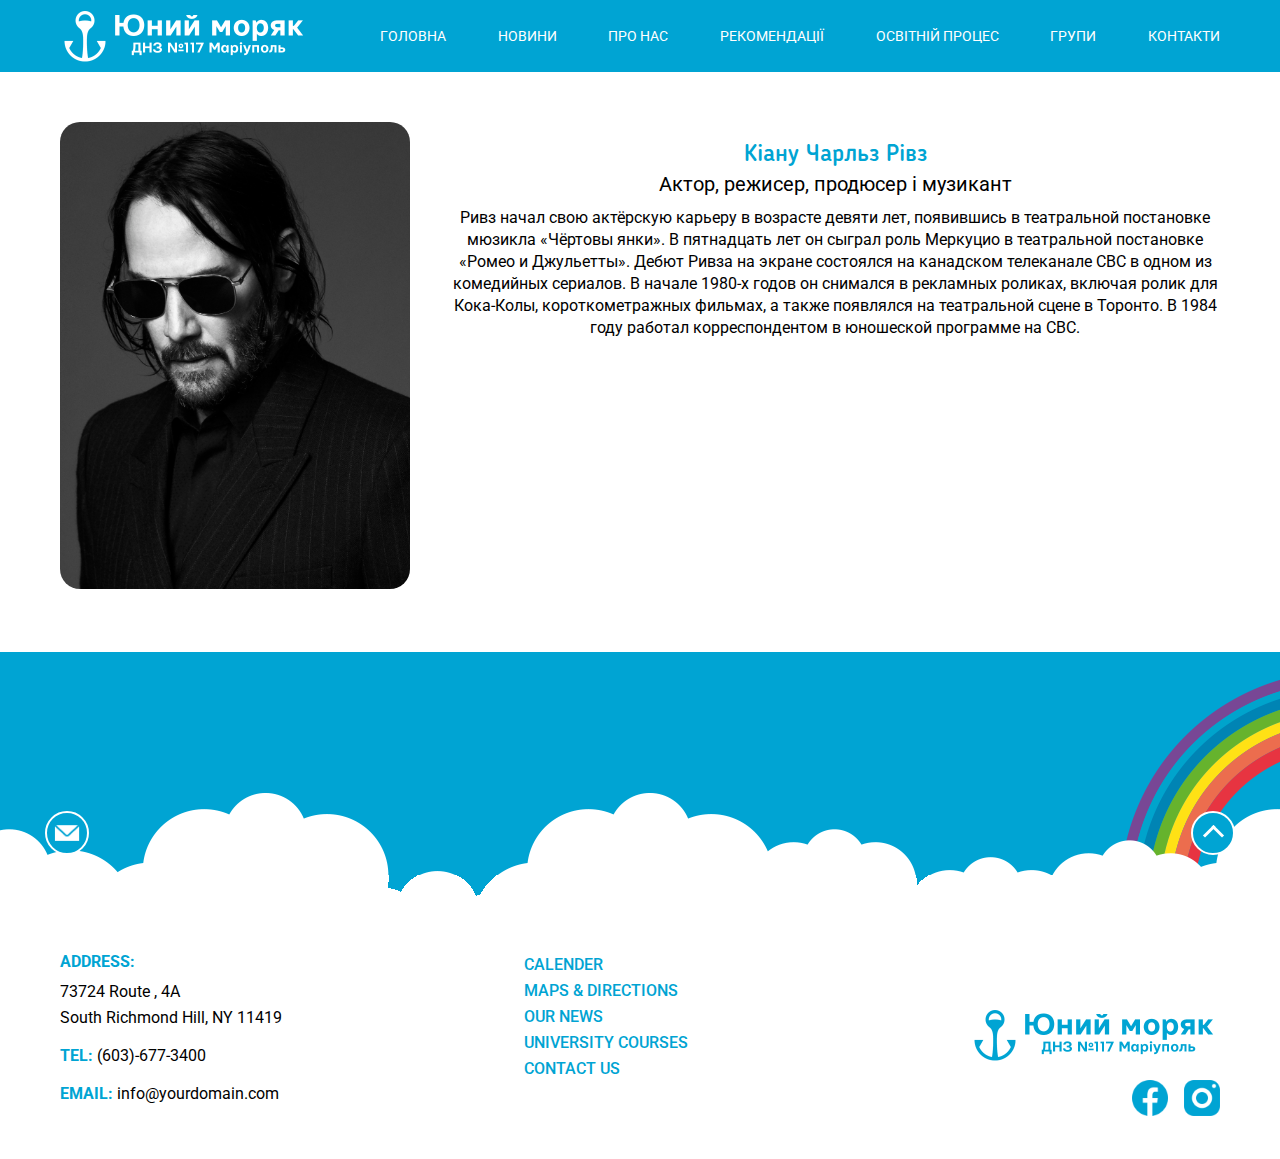
<file: staff-detail.html>
<!DOCTYPE html>
<html lang="en">
<head>
    <meta charset="UTF-8">
    <meta name="viewport" content="width=device-width, initial-scale=1.0">
    <title>Юный моряк</title>
    <link rel="shortcut icon" href="favicon.ico" type="image/x-icon">
    <link rel="stylesheet" href="css/fonts.css">
    <link rel="stylesheet" href="css/style.css">
    <link href="https://fonts.googleapis.com/css2?family=Roboto:ital,wght@0,100;0,300;0,400;0,500;0,700;0,900;1,100;1,300;1,400;1,500;1,700;1,900&display=swap" rel="stylesheet">
    <link href="https://fonts.googleapis.com/css2?family=Dosis:wght@200;300;400;500;600;700;800&display=swap" rel="stylesheet">
    <link rel="stylesheet" type="text/css" href="libs/wow_animation/animate.min.css">
    <link rel="stylesheet" href="libs/owl_carousel/owl.carousel.min.css">
    <link rel="stylesheet" href="libs/owl_carousel/owl.theme.default.min.css">
</head>
<body>
    
    
    <div class="content">
        <div class="header">
            <div class="content-wrapper">
                <a href="/" class="logo">
                    <img src="images/logo-kindergarten-white.png" alt="logo">
                </a>
                <div class="header-inner">
                    <div class="menu-toggle"></div>
                    <div class="header-bottom menu">
                        <ul>
                            <li><a href="">Головна</a></li>
                            <li><a href="">Новини</a></li>
                            <li>
                                <a href="">Про нас</a>
                                <span class="sub-menu-trigger"></span>
                                <ul class="sub-menu">
                                    <li><a href="">Про заклад</a></li>
                                    <li><a href="">Наша команда</a></li>
                                    <li><a href="">Досягнення</a></li>
                                    <li><a href="">Галерея</a></li>
                                    <li><a href="">Документи</a></li>
                                </ul>
                            </li>
                            <li><a href="">Рекомендації</a></li>
                            <li><a href="">Освітній процес</a></li>
                            <li><a href="">Групи</a></li>
                            <li><a href="">Контакти</a></li>
                        </ul>
                    </div>
                </div>
            </div>
        </div>
        <div class="staff-detail-page">
            <div class="content-wrapper">
                <div class="staff-detail-wrapper">
                    <div class="img-wrapper">
                        <img src="images/staff-item.jpg" alt="staff photo">
                    </div>
                    <div class="content">
                        <div class="name">Кіану Чарльз Рівз</div>
                        <div class="appointment">Актор, режисер, продюсер і музикант</div>
                        <div class="description">Ривз начал свою актёрскую карьеру в возрасте девяти лет, появившись в театральной постановке мюзикла «Чёртовы янки». 
                            В пятнадцать лет он сыграл роль Меркуцио в театральной постановке «Ромео и Джульетты». Дебют Ривза на экране состоялся на канадском телеканале CBC 
                            в одном из комедийных сериалов. В начале 1980-х годов он снимался в рекламных роликах, включая ролик для Кока-Колы, короткометражных фильмах, а также
                            появлялся на театральной сцене в Торонто. В 1984 году работал корреспондентом в юношеской программе на CBC.</div>
                    </div>
                </div>
            </div>
        </div>

    <div class="footer">
        <div class="footer-top"></div>
        <div class="content-wrapper">
            <div class="col-left">
                <div class="address">
                    <div class="footer-title">ADDRESS:</div>
                    <div class="content">73724 Route , 4A<br> South Richmond Hill, NY 11419 </div>
                </div>
                <div class="phone">
                    <div class="footer-title">Tel:</div>
                    <a href="tel:6036773400" class="tel">(603)-677-3400</a>
                </div>
                <div class="email">
                    <div class="footer-title">Email:</div>
                    <a href="mailto:info@yourdomain.com" class="mail">info@yourdomain.com</a>
                </div>
            </div>
            <div class="col-center">
                <a href="">Calender</a>
                <a href="">Maps & Directions</a>
                <a href="">Our News</a>
                <a href="">University Courses</a>
                <a href="">Contact us</a>
            </div>
            <div class="col-right">
                <a href="/" class="logo">
                    <img src="images/logo-kindergarten-blue.png" alt="logo">
                </a>
                <div class="socials">
                    <a href="" class="instagram"></a>
                    <a href="" class="facebook"></a>
                </div>
            </div>
        </div>
    </div>







</div>


<div id="scrollToTop"></div>

<div id="callback"></div>

<div id="modal">
<div class="modal-wrapper">
    <div class="modal-inner">
        <div class="close"></div>
        <p class="title">Написати нам листа</p>
        <form action="">
            <label class="field-wrapper">
                <span class="caption">Ваше ім'я</span>
                <input type="text" class="pib" name="pib">
            </label>
            <label class="field-wrapper">
                <span class="caption">Електронна адреса</span>
                <input type="text" name="mail">
            </label>
            <label class="field-wrapper">
                <span class="caption">Текст листа</span>
                <textarea name="message"></textarea>
            </label>
            <input type="submit" class="submit" value="Надіслати">
        </form>
    </div>
</div>
</div>



<script src="https://code.jquery.com/jquery-3.5.1.js" integrity="sha256-QWo7LDvxbWT2tbbQ97B53yJnYU3WhH/C8ycbRAkjPDc=" crossorigin="anonymous"></script>
<script src="libs/owl_carousel/owl.carousel.min.js"></script>
<script src="libs/wow_animation/wow.min.js"></script>
<script src="js/script.js"></script>

</body>
</html>
</file>
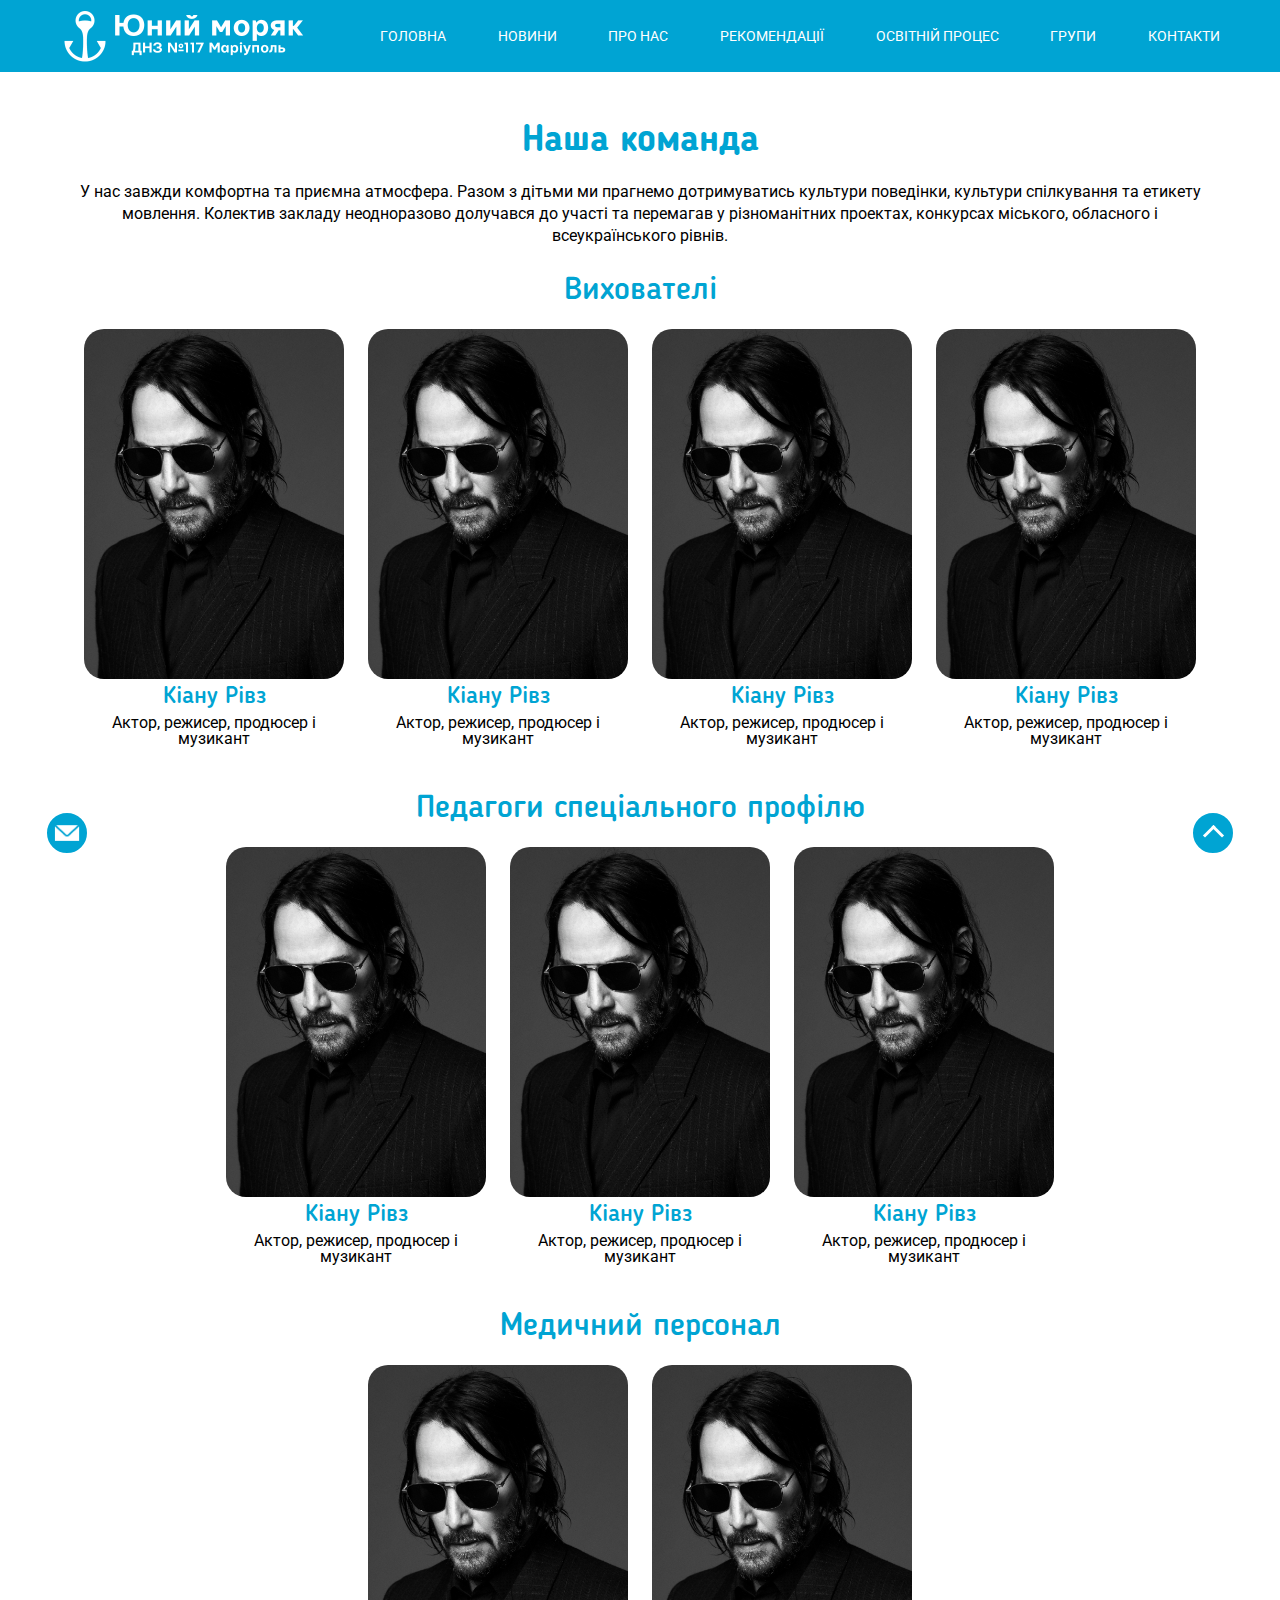
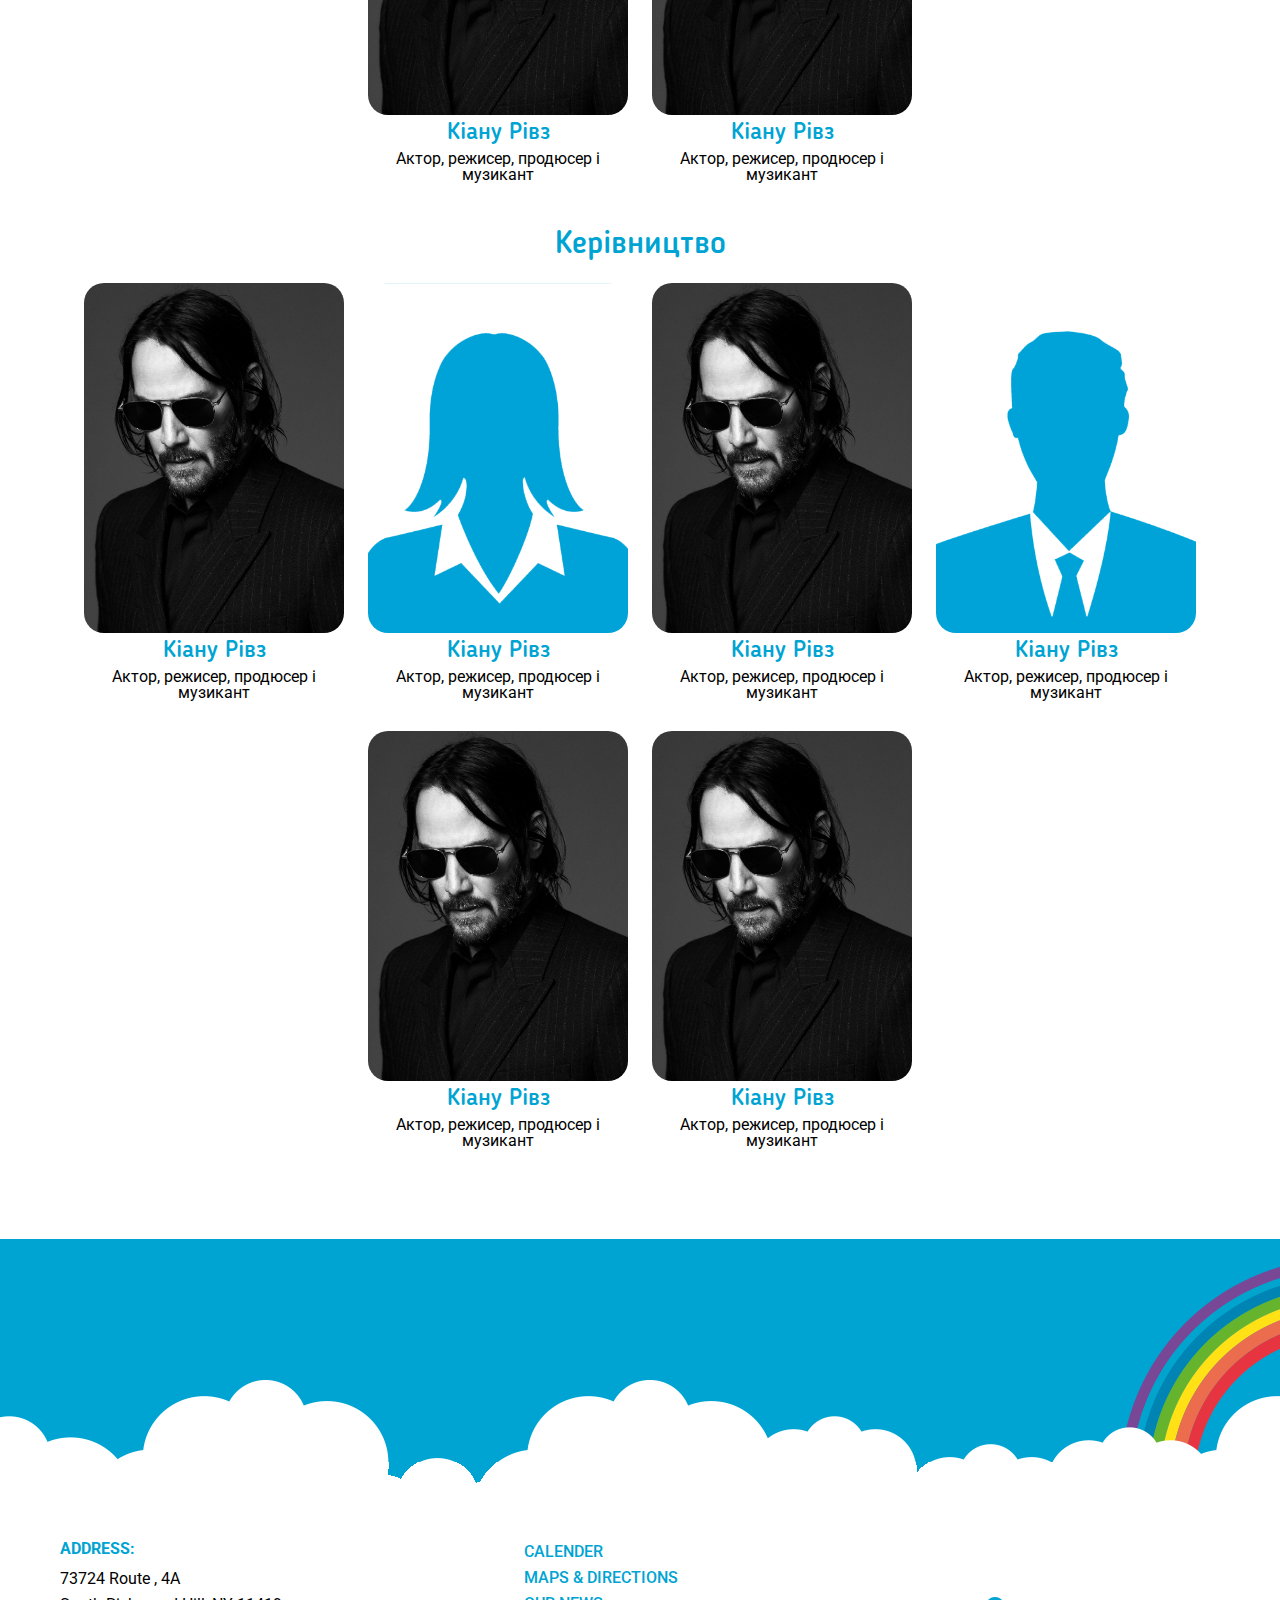
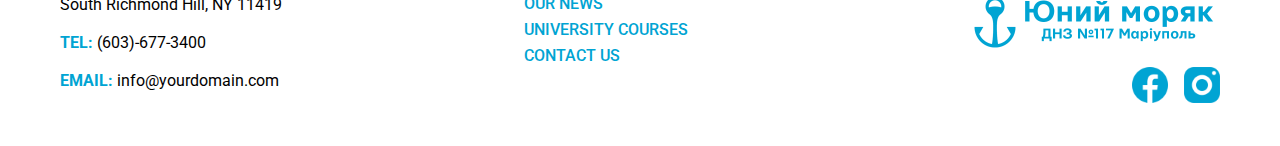
<file: staff.html>
<!DOCTYPE html>
<html lang="en">
<head>
    <meta charset="UTF-8">
    <meta name="viewport" content="width=device-width, initial-scale=1.0">
    <title>Юный моряк</title>
    <link rel="shortcut icon" href="favicon.ico" type="image/x-icon">
    <link rel="stylesheet" href="css/fonts.css">
    <link rel="stylesheet" href="css/style.css">
    <link href="https://fonts.googleapis.com/css2?family=Roboto:ital,wght@0,100;0,300;0,400;0,500;0,700;0,900;1,100;1,300;1,400;1,500;1,700;1,900&display=swap" rel="stylesheet">
    <link href="https://fonts.googleapis.com/css2?family=Dosis:wght@200;300;400;500;600;700;800&display=swap" rel="stylesheet">
    <link rel="stylesheet" type="text/css" href="libs/wow_animation/animate.min.css">
    <link rel="stylesheet" href="libs/owl_carousel/owl.carousel.min.css">
    <link rel="stylesheet" href="libs/owl_carousel/owl.theme.default.min.css">
</head>
<body>
    
    
    <div class="content">
        <div class="header">
            <div class="content-wrapper">
                <a href="/" class="logo">
                    <img src="images/logo-kindergarten-white.png" alt="logo">
                </a>
                <div class="header-inner">
                    <div class="menu-toggle"></div>
                    <div class="header-bottom menu">
                        <ul>
                            <li><a href="">Головна</a></li>
                            <li><a href="">Новини</a></li>
                            <li>
                                <a href="">Про нас</a>
                                <span class="sub-menu-trigger"></span>
                                <ul class="sub-menu">
                                    <li><a href="">Про заклад</a></li>
                                    <li><a href="">Наша команда</a></li>
                                    <li><a href="">Досягнення</a></li>
                                    <li><a href="">Галерея</a></li>
                                    <li><a href="">Документи</a></li>
                                </ul>
                            </li>
                            <li><a href="">Рекомендації</a></li>
                            <li><a href="">Освітній процес</a></li>
                            <li><a href="">Групи</a></li>
                            <li><a href="">Контакти</a></li>
                        </ul>
                    </div>
                </div>
            </div>
        </div>
        <div class="staff-page">
            <div class="content-wrapper">
                <p class="title">Наша команда</p>
                <div class="caption">
                    <p>У нас завжди комфортна та приємна атмосфера. Разом з дітьми ми прагнемо дотримуватись культури поведінки, культури спілкування та етикету мовлення. Колектив закладу неодноразово долучався до участі та перемагав у різноманітних проектах, конкурсах міського, обласного і всеукраїнського рівнів.</p>
                </div>  

                <div class="small-title"><span>Вихователі</span></div>
                <div class="staff-page-wrapper">
                    <div class="staff-page-item">
                        <div class="img-wrapper">
                            <img src="images/staff-item.jpg" alt="">
                        </div>
                        <div class="name">Кіану Рівз</div>
                        <div class="appointment">Актор, режисер, продюсер і музикант</div>
                    </div>  
                    <div class="staff-page-item">
                        <div class="img-wrapper">
                            <img src="images/staff-item.jpg" alt="">
                        </div>
                        <div class="name">Кіану Рівз</div>
                        <div class="appointment">Актор, режисер, продюсер і музикант</div>
                    </div>  
                    <div class="staff-page-item">
                        <div class="img-wrapper">
                            <img src="images/staff-item.jpg" alt="">
                        </div>
                        <div class="name">Кіану Рівз</div>
                        <div class="appointment">Актор, режисер, продюсер і музикант</div>
                    </div>  
                    <div class="staff-page-item">
                        <div class="img-wrapper">
                            <img src="images/staff-item.jpg" alt="">
                        </div>
                        <div class="name">Кіану Рівз</div>
                        <div class="appointment">Актор, режисер, продюсер і музикант</div>
                    </div>  
                </div>

                <div class="small-title"><span>Педагоги спеціального профілю</span></div>
                <div class="staff-page-wrapper">
                    <div class="staff-page-item">
                        <div class="img-wrapper">
                            <img src="images/staff-item.jpg" alt="">
                        </div>
                        <div class="name">Кіану Рівз</div>
                        <div class="appointment">Актор, режисер, продюсер і музикант</div>
                    </div>  
                    <div class="staff-page-item">
                        <div class="img-wrapper">
                            <img src="images/staff-item.jpg" alt="">
                        </div>
                        <div class="name">Кіану Рівз</div>
                        <div class="appointment">Актор, режисер, продюсер і музикант</div>
                    </div>  
                    <div class="staff-page-item">
                        <div class="img-wrapper">
                            <img src="images/staff-item.jpg" alt="">
                        </div>
                        <div class="name">Кіану Рівз</div>
                        <div class="appointment">Актор, режисер, продюсер і музикант</div>
                    </div> 
                </div>

                <div class="small-title"><span>Медичний персонал</span></div>
                <div class="staff-page-wrapper">
                    <div class="staff-page-item">
                        <div class="img-wrapper">
                            <img src="images/staff-item.jpg" alt="">
                        </div>
                        <div class="name">Кіану Рівз</div>
                        <div class="appointment">Актор, режисер, продюсер і музикант</div>
                    </div>  
                    <div class="staff-page-item">
                        <div class="img-wrapper">
                            <img src="images/staff-item.jpg" alt="">
                        </div>
                        <div class="name">Кіану Рівз</div>
                        <div class="appointment">Актор, режисер, продюсер і музикант</div>
                    </div>
                </div>

                <div class="small-title"><span>Керівництво</span></div>
                <div class="staff-page-wrapper">
                    <div class="staff-page-item">
                        <div class="img-wrapper">
                            <img src="images/staff-item.jpg" alt="">
                        </div>
                        <div class="name">Кіану Рівз</div>
                        <div class="appointment">Актор, режисер, продюсер і музикант</div>
                    </div>  
                    <div class="staff-page-item">
                        <div class="img-wrapper">
                            <img src="images/avatar-w-blue.png" alt="">
                        </div>
                        <div class="name">Кіану Рівз</div>
                        <div class="appointment">Актор, режисер, продюсер і музикант</div>
                    </div>
                    <div class="staff-page-item">
                        <div class="img-wrapper">
                            <img src="images/staff-item.jpg" alt="">
                        </div>
                        <div class="name">Кіану Рівз</div>
                        <div class="appointment">Актор, режисер, продюсер і музикант</div>
                    </div>  
                    <div class="staff-page-item">
                        <div class="img-wrapper">
                            <img src="images/avatar-m-blue.png" alt="">
                        </div>
                        <div class="name">Кіану Рівз</div>
                        <div class="appointment">Актор, режисер, продюсер і музикант</div>
                    </div>
                    <div class="staff-page-item">
                        <div class="img-wrapper">
                            <img src="images/staff-item.jpg" alt="">
                        </div>
                        <div class="name">Кіану Рівз</div>
                        <div class="appointment">Актор, режисер, продюсер і музикант</div>
                    </div>  
                    <div class="staff-page-item">
                        <div class="img-wrapper">
                            <img src="images/staff-item.jpg" alt="">
                        </div>
                        <div class="name">Кіану Рівз</div>
                        <div class="appointment">Актор, режисер, продюсер і музикант</div>
                    </div>
                </div>

            </div>
        </div>

    <div class="footer">
        <div class="footer-top"></div>
        <div class="content-wrapper">
            <div class="col-left">
                <div class="address">
                    <div class="footer-title">ADDRESS:</div>
                    <div class="content">73724 Route , 4A<br> South Richmond Hill, NY 11419 </div>
                </div>
                <div class="phone">
                    <div class="footer-title">Tel:</div>
                    <a href="tel:6036773400" class="tel">(603)-677-3400</a>
                </div>
                <div class="email">
                    <div class="footer-title">Email:</div>
                    <a href="mailto:info@yourdomain.com" class="mail">info@yourdomain.com</a>
                </div>
            </div>
            <div class="col-center">
                <a href="">Calender</a>
                <a href="">Maps & Directions</a>
                <a href="">Our News</a>
                <a href="">University Courses</a>
                <a href="">Contact us</a>
            </div>
            <div class="col-right">
                <a href="/" class="logo">
                    <img src="images/logo-kindergarten-blue.png" alt="logo">
                </a>
                <div class="socials">
                    <a href="" class="instagram"></a>
                    <a href="" class="facebook"></a>
                </div>
            </div>
        </div>
    </div>







</div>


<div id="scrollToTop"></div>

<div id="callback"></div>

<div id="modal">
<div class="modal-wrapper">
    <div class="modal-inner">
        <div class="close"></div>
        <p class="title">Написати нам листа</p>
        <form action="">
            <label class="field-wrapper">
                <span class="caption">Ваше ім'я</span>
                <input type="text" class="pib" name="pib">
            </label>
            <label class="field-wrapper">
                <span class="caption">Електронна адреса</span>
                <input type="text" name="mail">
            </label>
            <label class="field-wrapper">
                <span class="caption">Текст листа</span>
                <textarea name="message"></textarea>
            </label>
            <input type="submit" class="submit" value="Надіслати">
        </form>
    </div>
</div>
</div>



<script src="https://code.jquery.com/jquery-3.5.1.js" integrity="sha256-QWo7LDvxbWT2tbbQ97B53yJnYU3WhH/C8ycbRAkjPDc=" crossorigin="anonymous"></script>
<script src="libs/owl_carousel/owl.carousel.min.js"></script>
<script src="libs/wow_animation/wow.min.js"></script>
<script src="js/script.js"></script>

</body>
</html>
</file>
<file: css/fonts.css>
@font-face{
    font-family: 'Blogger';    
    src: url("../fonts/blogger-sans-font/Bloggersans.otf") format("opentype");
    font-weight: normal;    
    font-style: normal;    
}
@font-face{
    font-family: 'Blogger';    
    src: url("../fonts/blogger-sans-font/BloggersansBold.otf") format("opentype");
    font-weight: bold;    
    font-style: normal;    
}
@font-face{
    font-family: 'Blogger';    
    src: url("../fonts/blogger-sans-font/BloggersansMedium.otf") format("opentype");
    font-weight: medium;    
    font-style: normal;    
}
@font-face{
    font-family: 'Blogger';    
    src: url("../fonts/blogger-sans-font/BloggersansLight.otf") format("opentype");
    font-weight: 300;    
    font-style: normal;    
}
@font-face{
    font-family: 'Blogger';    
    src: url("../fonts/blogger-sans-font/BloggersansItalic.otf") format("opentype");
    font-weight: normal;    
    font-style: italic;    
}
</file>
<file: css/style.css>
/* http://meyerweb.com/eric/tools/css/reset/ 
   v2.0 | 20110126
   License: none (public domain)
*/
html, body, div, span, applet, object, iframe,
h1, h2, h3, h4, h5, h6, p, blockquote, pre,
a, abbr, acronym, address, big, cite, code,
del, dfn, em, img, ins, kbd, q, s, samp,
small, strike, strong, sub, sup, tt, var,
b, u, i, center,
dl, dt, dd, ol, ul, li,
fieldset, form, label, legend,
table, caption, tbody, tfoot, thead, tr, th, td,
article, aside, canvas, details, embed,
figure, figcaption, footer, header, hgroup,
menu, nav, output, ruby, section, summary,
time, mark, audio, video {
    margin: 0;
    padding: 0;
    border: 0;
    font-size: 100%;
    font: inherit;
    vertical-align: baseline;
}

/* HTML5 display-role reset for older browsers */
article, aside, details, figcaption, figure,
footer, header, hgroup, menu, nav, section {
    display: block;
}

body {
    line-height: 1;
    font-family: "Roboto", sans-serif;
}

ol, ul {
    list-style: none;
}

blockquote, q {
    quotes: none;
}

blockquote:before, blockquote:after,
q:before, q:after {
    content: "";
    content: none;
}

table {
    border-collapse: collapse;
    border-spacing: 0;
}

html.no-scroll, body.no-scroll {
    overflow: hidden;
}

body.no-scroll {
    padding-right: 17px;
}

body.no-scroll #scrollToTop {
    right: 62px;
}

.content {
    padding-top: 52px;
    overflow: hidden;
}

.title {
    font-family: "Blogger", sans-serif;
    color: #00a4d3;
    font-size: 36px;
    font-weight: 700;
    line-height: normal;
    padding-top: 30px;
    padding-bottom: 20px;
}

.small-title {
    font-family: "Blogger", sans-serif;
    color: #00a4d3;
    font-size: 32px;
    font-weight: 500;
    line-height: normal;
    padding-top: 15px;
    padding-bottom: 20px;
}

.sub-title {
    color: #000;
    font-size: 14px;
    font-weight: 500;
    line-height: normal;
    max-width: 520px;
    padding-bottom: 20px;
}
@media (max-width: 700px) {
    .sub-title {
        max-width: 100%;
    }
}

.content-wrapper {
    max-width: 1160px;
    margin: 0 auto;
    padding-left: 15px;
    padding-right: 15px;
}

#scrollToTop {
    position: fixed;
    right: 45px;
    bottom: 45px;
    background-color: #00a4d3;
    width: 40px;
    height: 40px;
    border-radius: 50%;
    border: 2px solid #fff;
    cursor: pointer;
    transition: 0.5s;
}
#scrollToTop:hover {
    box-shadow: 0px 0px 5px rgba(0, 164, 211, 0.6);
    background-color: #008BB2;
}
#scrollToTop:after {
    content: "";
    display: block;
    width: 12px;
    height: 12px;
    border-bottom: 3px solid #fff;
    border-right: 3px solid #fff;
    transform: rotate(-135deg);
    position: absolute;
    top: 15px;
    left: 13px;
}
@media (max-width: 700px) {
    #scrollToTop {
        right: 10px;
        bottom: 10px;
    }
}

#callback {
    position: fixed;
    left: 45px;
    bottom: 45px;
    background-color: #00a4d3;
    width: 40px;
    height: 40px;
    border-radius: 50%;
    border: 2px solid #fff;
    cursor: pointer;
    transition: 0.5s;
    background-image: url(../images/envelope.png);
    background-repeat: no-repeat;
    background-position: center;
    background-size: 26px;
}
#callback:hover {
    box-shadow: 0px 0px 5px rgba(0, 164, 211, 0.6);
    background-color: #008BB2;
}
@media (max-width: 700px) {
    #callback {
        left: 10px;
        bottom: 10px;
    }
}

#modal {
    display: none;
}
#modal .modal-wrapper {
    position: fixed;
    top: 0px;
    left: 0px;
    width: 100%;
    height: 100%;
    background-color: rgba(0, 0, 0, 0.7);
    z-index: 999;
    overflow: auto;
}
#modal .modal-inner {
    position: relative;
    background-color: #fff;
    width: 100%;
    max-width: 600px;
    box-sizing: border-box;
    margin: 120px auto 100px;
    border-radius: 12px;
    text-align: center;
    padding: 15px 40px 30px;
    display: none;
}
#modal .modal-inner .close {
    position: absolute;
    top: 10px;
    right: 10px;
    width: 25px;
    height: 25px;
    background-image: url(../images/close-modal.png);
    background-repeat: no-repeat;
    background-position: center;
    background-size: contain;
    cursor: pointer;
    transform: rotate(0deg);
    transition: 0.5s;
}
#modal .modal-inner .close:hover {
    transform: rotate(180deg);
}
#modal .modal-inner .title {
    font-size: 32px;
    padding-top: 0px;
}
@media (max-width: 550px) {
    #modal .modal-inner .title {
        line-height: 30px;
        padding-left: 20px;
        padding-right: 20px;
        font-size: 30px;
    }
}
#modal .modal-inner .field-wrapper {
    display: flex;
    padding-bottom: 15px;
}
#modal .modal-inner .field-wrapper .caption {
    width: 200px;
    box-sizing: border-box;
    padding-right: 12px;
    text-align: right;
    font-size: 16px;
    line-height: 30px;
}
@media (max-width: 550px) {
    #modal .modal-inner .field-wrapper .caption {
        width: 100%;
        text-align: left;
        box-sizing: border-box;
    }
}
#modal .modal-inner .field-wrapper input {
    width: calc(100% - 200px);
    outline: none;
    border-radius: 6px;
    border: 1px solid #00a4d3;
    padding: 0px 6px;
    height: 30px;
    font-size: 16px;
}
@media (max-width: 550px) {
    #modal .modal-inner .field-wrapper input {
        width: 100%;
        text-align: left;
        box-sizing: border-box;
    }
}
#modal .modal-inner .field-wrapper textarea {
    width: calc(100% - 200px);
    outline: none;
    border-radius: 6px;
    border: 1px solid #00a4d3;
    padding: 0px 6px;
    resize: none;
    height: 110px;
    padding: 4px 6px;
    font-family: "Roboto", sans-serif;
    font-size: 16px;
}
@media (max-width: 550px) {
    #modal .modal-inner .field-wrapper textarea {
        width: 100%;
        text-align: left;
        box-sizing: border-box;
    }
}
@media (max-width: 550px) {
    #modal .modal-inner .field-wrapper {
        flex-direction: column;
    }
}
#modal .modal-inner .submit {
    display: block;
    width: 150px;
    height: 40px;
    border-radius: 6px;
    background-color: #00a4d3;
    font-family: "Roboto", sans-serif;
    font-size: 16px;
    font-weight: 500;
    color: #fff;
    margin: 0 auto;
    transition: 0.3s;
    text-transform: uppercase;
    outline: none;
    border: none;
    cursor: pointer;
}
#modal .modal-inner .submit:hover {
    background-color: #008BB2;
}
@media (max-width: 650px) {
    #modal .modal-inner {
        max-width: calc(100% - 30px);
        margin-left: 15px;
        margin-right: 15px;
    }
}
@media (max-width: 550px) {
    #modal .modal-inner {
        margin-top: 50px;
        margin-bottom: 50px;
    }
}

.header {
    background-color: #00a4d3;
    padding-top: 6px;
    padding-bottom: 6px;
    position: fixed;
    top: 0px;
    left: 0px;
    width: 100%;
    z-index: 999;
}
.header a {
    color: #fff;
    text-decoration: none;
    font-size: 14px;
    font-weight: 400;
    line-height: 40px;
}
.header a:hover {
    text-shadow: 0px 0px 3px white;
}
.header .logo {
    width: 250px;
    height: 60px;
    display: flex;
    align-items: center;
    transition: 0.5s;
}
@media (max-width: 500px) {
    .header .logo {
        height: 40px;
    }
}
.header .logo img {
    max-width: 100%;
    max-height: 100%;
}
.header .header-inner {
    width: calc(100% - 320px);
}
.header .content-wrapper {
    display: flex;
    justify-content: space-between;
    align-items: center;
    padding-left: 15px;
    padding-right: 15px;
}
.header .header-top .phone {
    margin-right: 40px;
}
@media (max-width: 1200px) {
    .header .menu {
        position: fixed;
        left: 0px;
        top: 100%;
        width: 100%;
        height: calc(100% - 72px);
        background-color: #00a4d3;
        border-top: 1px solid #fff;
        z-index: 99;
        transition: 0.5s;
    }
}
.header .menu > ul {
    display: flex;
    justify-content: space-between;
}
@media (max-width: 1200px) {
    .header .menu > ul {
        display: flex;
        flex-wrap: wrap;
        align-items: flex-start;
        justify-content: flex-start;
        overflow: auto;
        max-height: 100%;
        padding-left: 50px;
        padding-right: 50px;
    }
}
@media (max-width: 500px) {
    .header .menu > ul {
        padding: 10px 15px;
    }
}
.header .menu > ul > li {
    position: relative;
}
@media (max-width: 1200px) {
    .header .menu > ul > li {
        width: 25%;
        min-width: 200px;
        box-sizing: border-box;
        padding: 30px 15px 0px;
        text-align: center;
    }
}
@media (max-width: 900px) {
    .header .menu > ul > li {
        width: 33%;
    }
}
@media (max-width: 700px) {
    .header .menu > ul > li {
        width: 50%;
    }
}
@media (max-width: 500px) {
    .header .menu > ul > li {
        width: 100%;
        text-align: left;
        padding: 5px 0px;
    }
}
@media (max-width: 1200px) {
    .header .menu > ul > li:last-of-type {
        padding-bottom: 40px;
    }
}
.header .menu > ul > li .sub-menu-trigger {
    display: none;
}
@media (max-width: 500px) {
    .header .menu > ul > li .sub-menu-trigger {
        display: inline-block;
        width: 22px;
        height: 22px;
        vertical-align: top;
        margin-left: 10px;
        background-image: url(../images/drop-arrow.png);
        background-repeat: no-repeat;
        background-position: center;
        background-size: contain;
        transition: 0.3s;
    }
}
@media (max-width: 500px) {
    .header .menu > ul > li .sub-menu-trigger.active {
        transform: rotate(180deg);
    }
}
.header .menu > ul > li > a {
    text-transform: uppercase;
    display: block;
    height: 100%;
    position: relative;
}
.header .menu > ul > li > a:before {
    content: "";
    display: block;
    position: absolute;
    top: 1px;
    right: 50%;
    height: 3px;
    width: 0px;
    background-color: #fff;
    transition: 0.3s;
}
.header .menu > ul > li > a:hover:before {
    width: 50%;
}
@media (max-width: 1200px) {
    .header .menu > ul > li > a:hover:before {
        display: none;
    }
}
.header .menu > ul > li > a:after {
    content: "";
    display: block;
    position: absolute;
    top: 1px;
    left: 50%;
    height: 3px;
    width: 0px;
    background-color: #fff;
    transition: 0.3s;
}
.header .menu > ul > li > a:hover:after {
    width: 50%;
}
@media (max-width: 1200px) {
    .header .menu > ul > li > a {
        font-size: 18px;
    }
}
@media (max-width: 500px) {
    .header .menu > ul > li a {
        line-height: 22px;
        display: inline-block;
    }
}
.header .menu > ul > li .sub-menu {
    position: absolute;
    top: 100%;
    left: 50%;
    border-radius: 15px;
    background-color: #fff;
    box-shadow: 0px 0px 3px #00a4d3, 0px 0px 5px white;
    z-index: 99;
    min-width: 180px;
    margin-left: -90px;
    box-sizing: border-box;
    display: none;
}
@media (max-width: 1200px) {
    .header .menu > ul > li .sub-menu {
        display: block;
        position: relative;
        top: 0px;
        left: 0px;
        margin-left: 0px;
        background-color: transparent;
        box-shadow: none;
        border-radius: unset;
    }
}
@media (max-width: 500px) {
    .header .menu > ul > li .sub-menu {
        padding-left: 20px;
        padding-top: 10px;
        display: none;
    }
}
.header .menu > ul > li .sub-menu > li > a {
    color: #00a4d3;
    padding-left: 15px;
    padding-right: 15px;
    display: block;
    text-shadow: none;
}
@media (max-width: 1200px) {
    .header .menu > ul > li .sub-menu > li > a {
        color: #fff;
        padding-left: 0px;
        padding-right: 0px;
        line-height: 25px;
    }
}
.header .menu > ul > li .sub-menu > li:hover > a {
    color: #fff;
    background-color: #00a4d3;
    box-shadow: 0px 0px;
}
.header .menu > ul > li .sub-menu > li:first-of-type > a {
    border-top-left-radius: 12px;
    border-top-right-radius: 12px;
}
.header .menu > ul > li .sub-menu > li:last-of-type > a {
    border-bottom-left-radius: 12px;
    border-bottom-right-radius: 12px;
}
@media (max-width: 1200px) {
    .header .menu.visible {
        top: 72px;
    }
}
@media (max-width: 500px) {
    .header .menu.visible {
        top: 52px;
        height: calc(100% - 52px);
    }
}
.header.fixed {
    box-shadow: 0px 3px 3px rgba(0, 0, 0, 0.2);
}
@media (max-width: 1200px) {
    .header.fixed .menu {
        height: calc(100% - 52px);
    }
}
@media (max-width: 1200px) {
    .header.fixed .menu.visible {
        top: 52px;
    }
}
.header.fixed .logo {
    height: 40px;
}
.header .menu-toggle {
    display: none;
    width: 32px;
    height: 32px;
    background-image: url(../images/menu-icon.png);
    background-repeat: no-repeat;
    background-position: center;
    background-size: contain;
    cursor: pointer;
}
@media (max-width: 1200px) {
    .header .menu-toggle {
        display: block;
        float: right;
    }
}
@media (max-width: 1200px) {
    .header .menu-toggle.active {
        background-image: url(../images/close-icon.png);
        background-size: 26px;
    }
}

.main-top {
    background-image: url(../images/bg-a1.png);
    background-repeat: repeat-x;
    background-position: center 0;
    background-color: #00a4d3;
}
.main-top .content-wrapper {
    display: flex;
    min-height: 650px;
}
@media (max-width: 900px) {
    .main-top .content-wrapper {
        min-height: 500px;
    }
}
.main-top .col-left {
    width: 50%;
    position: relative;
    padding-top: 130px;
    padding-bottom: 50px;
}
.main-top .col-left .main-slider {
    position: relative;
}
.main-top .col-left .main-slider:after {
    content: "";
    display: block;
    position: absolute;
    top: 0px;
    left: 0px;
    width: 100%;
    height: 100%;
    background-image: url(../images/bg-slider.png);
    background-repeat: no-repeat;
    background-position: center;
    background-size: 100% 100%;
    z-index: 999;
}
.main-top .col-left .main-slider .owl-dots {
    text-align: center;
    position: relative;
    z-index: 9999;
}
.main-top .col-left .main-slider .owl-dots .owl-dot {
    width: 14px;
    height: 14px;
    border-radius: 50%;
    border: 1px solid #00a4d3;
    margin-left: 6px;
    margin-right: 6px;
    background-color: #fff;
    outline: none;
    transition: 0.3s;
}
.main-top .col-left .main-slider .owl-dots .owl-dot.active, .main-top .col-left .main-slider .owl-dots .owl-dot:hover {
    background-color: #00a4d3;
}
.main-top .col-left .main-slider-item img {
    max-width: 100%;
    max-height: 100%;
}
@media (max-width: 900px) {
    .main-top .col-left {
        display: none;
    }
}
.main-top .col-right {
    width: 50%;
    position: relative;
    display: flex;
    flex-direction: column;
    justify-content: center;
    align-items: flex-start;
    padding-left: 50px;
    box-sizing: border-box;
}
.main-top .col-right h1 {
    font-family: "Blogger", sans-serif;
    color: #00a4d3;
    font-size: 72px;
    font-weight: 700;
    line-height: normal;
}
.main-top .col-right .title {
    padding-top: 0px;
    padding-bottom: 0px;
    font-weight: 600;
}
.main-top .col-right img {
    position: absolute;
    bottom: 0px;
    left: 0px;
    z-index: 99;
}
@media (max-width: 900px) {
    .main-top .col-right img {
        max-width: 100%;
    }
}
@media (max-width: 900px) {
    .main-top .col-right {
        width: 100%;
        padding-left: 0px;
        align-items: center;
        text-align: center;
    }
}

@media (max-width: 1200px) {
    .staff .sub-title {
        max-width: 100%;
    }
}
.staff .staff-wrapper {
    display: flex;
    justify-content: space-between;
    align-items: center;
    flex-wrap: wrap;
    padding-bottom: 50px;
}
.staff .staff-wrapper .staff-item {
    width: 250px;
    border-radius: 20px;
    overflow: hidden;
    position: relative;
    margin-top: 30px;
}
.staff .staff-wrapper .staff-item:hover img {
    transform: scale(1.05);
}
.staff .staff-wrapper .staff-item:hover .name {
    background-color: #008BB2;
}
.staff .staff-wrapper .staff-item:hover .name .appointment {
    font-size: 16px;
}
.staff .staff-wrapper .staff-item .name {
    position: absolute;
    bottom: 0px;
    left: 0px;
    width: 100%;
    height: auto;
    background-color: #00a4d3;
    font-family: "Blogger", sans-serif;
    color: #fff;
    font-size: 24px;
    font-weight: 700;
    line-height: normal;
    min-height: 50px;
    display: flex;
    flex-direction: column;
    justify-content: center;
    align-items: center;
}
.staff .staff-wrapper .staff-item .name .appointment {
    font-family: "Roboto", sans-serif;
    display: block;
    text-align: center;
    font-size: 0px;
    margin-bottom: 7px;
    transition: 0.3s;
}
.staff .staff-wrapper .staff-item img {
    object-fit: cover;
    transition: 0.8s;
}
@media (max-width: 500px) {
    .staff .staff-wrapper .staff-item:nth-child(n+4) {
        display: none;
    }
}
@media (max-width: 1200px) {
    .staff .staff-wrapper .staff-item {
        margin-left: 15px;
        margin-right: 15px;
    }
}
@media (max-width: 500px) {
    .staff .staff-wrapper .staff-item {
        margin-top: 15px;
    }
}
@media (max-width: 1200px) {
    .staff .staff-wrapper {
        justify-content: center;
    }
}
.staff .show-more {
    display: block;
    width: 210px;
    height: 50px;
    border-radius: 8px;
    background-color: #00a4d3;
    text-align: center;
    font-size: 16px;
    font-weight: 500;
    color: #fff;
    line-height: 50px;
    text-decoration: none;
    margin: 0 auto;
    transition: 0.3s;
    margin-bottom: 30px;
}
.staff .show-more:hover {
    background-color: #008BB2;
}

.classes {
    padding-bottom: 50px;
}
.classes .show-more {
    display: block;
    width: 210px;
    height: 50px;
    border-radius: 8px;
    background-color: #00a4d3;
    text-align: center;
    font-size: 16px;
    font-weight: 500;
    color: #fff;
    line-height: 50px;
    text-decoration: none;
    margin: 0 auto;
    transition: 0.3s;
    margin-top: 30px;
}
.classes .show-more:hover {
    background-color: #008BB2;
}
@media (max-width: 500px) {
    .classes .show-more {
        margin-top: 12px;
    }
}
.classes .classes-wrapper {
    display: flex;
    justify-content: space-between;
    flex-wrap: wrap;
    padding-top: 30px;
}
.classes .classes-wrapper .classes-item {
    width: 565px;
    display: flex;
    margin-bottom: 30px;
}
@media (max-width: 1200px) {
    .classes .classes-wrapper .classes-item {
        width: 100%;
    }
}
@media (max-width: 500px) {
    .classes .classes-wrapper .classes-item {
        margin-bottom: 15px;
    }
}
.classes .classes-wrapper .classes-item .col-left {
    width: 50%;
    border-radius: 20px;
    overflow: hidden;
}
@media (max-width: 1200px) {
    .classes .classes-wrapper .classes-item .col-left {
        width: 150px;
        order: 1 !important;
    }
}
@media (max-width: 500px) {
    .classes .classes-wrapper .classes-item .col-left {
        display: none;
    }
}
.classes .classes-wrapper .classes-item .col-left img {
    object-fit: cover;
    transform: scale(1.05);
    transition: 0.8s;
}
@media (max-width: 1200px) {
    .classes .classes-wrapper .classes-item .col-left img {
        max-width: 100%;
        transform: scale(1);
        border-radius: 20px;
    }
}
.classes .classes-wrapper .classes-item .col-right {
    width: 50%;
    border-radius: 20px;
    overflow: hidden;
    padding: 25px 35px;
    box-sizing: border-box;
    background-color: #FAFAFA;
}
.classes .classes-wrapper .classes-item .col-right .section {
    color: #000;
    font-size: 14px;
    font-weight: 400;
    line-height: normal;
}
.classes .classes-wrapper .classes-item .col-right .class-name {
    color: #000;
    font-size: 24px;
    font-weight: 500;
    line-height: normal;
    padding-top: 6px;
    padding-bottom: 15px;
}
.classes .classes-wrapper .classes-item .col-right .class-desc {
    color: #000;
    font-size: 14px;
    font-weight: 400;
    line-height: normal;
}
.classes .classes-wrapper .classes-item .col-right .more {
    color: #00a4d3;
    font-size: 16px;
    font-weight: 500;
    line-height: normal;
    text-transform: uppercase;
    text-decoration: none;
    transition: 0.3s;
    display: inline-block;
    margin-top: 20px;
    border-bottom: 1px solid transparent;
}
.classes .classes-wrapper .classes-item .col-right .more:hover {
    color: #008BB2;
    border-bottom: 1px solid #008BB2;
}
@media (max-width: 1200px) {
    .classes .classes-wrapper .classes-item .col-right {
        width: calc(100% - 165px);
        margin-left: 15px;
        order: 2 !important;
    }
}
@media (max-width: 500px) {
    .classes .classes-wrapper .classes-item .col-right {
        width: 100%;
        margin: 0px;
        padding-right: 15px;
        padding-left: 15px;
    }
}
.classes .classes-wrapper .classes-item:nth-child(3) .col-left, .classes .classes-wrapper .classes-item:nth-child(4) .col-left {
    order: 2;
}
.classes .classes-wrapper .classes-item:nth-child(3) .col-right, .classes .classes-wrapper .classes-item:nth-child(4) .col-left {
    order: 1;
}
.classes .classes-wrapper .classes-item:hover .col-left img {
    transform: scale(1.1);
}

.facilities {
    background-image: url(../images/bg-c.png);
    background-repeat: repeat-x;
    background-position: center top;
    background-size: cover;
    padding-top: 50px;
    padding-bottom: 50px;
    background-attachment: fixed;
}
.facilities .title {
    color: #fff;
}
.facilities .sub-title {
    color: #fff;
}
@media (max-width: 910px) {
    .facilities .sub-title {
        max-width: 100%;
    }
}
.facilities .content-wrapper {
    display: flex;
}
@media (max-width: 910px) {
    .facilities .content-wrapper {
        flex-direction: column;
    }
}
.facilities .facilities-wrapper {
    display: flex;
    justify-content: center;
    align-items: center;
    flex-wrap: wrap;
}
.facilities .col-left {
    width: 500px;
}
.facilities .col-left .img-wrapper {
    padding-bottom: 30px;
}
@media (max-width: 910px) {
    .facilities .col-left .img-wrapper {
        display: none;
    }
}
.facilities .col-left img {
    max-width: 100%;
    max-height: 100%;
}
@media (max-width: 910px) {
    .facilities .col-left {
        width: 100%;
    }
}
.facilities .col-right {
    width: calc(100% - 500px);
    display: flex;
    justify-content: center;
    align-items: center;
}
@media (max-width: 910px) {
    .facilities .col-right {
        width: 100%;
    }
}
.facilities .facilities-item {
    width: 165px;
    height: 165px;
    background-color: #fff;
    border-radius: 15px;
    margin: 0 12px 25px;
    display: flex;
    flex-direction: column;
    justify-content: flex-start;
    align-items: center;
}
.facilities .facilities-item img {
    padding-top: 40px;
    position: relative;
    top: 0px;
    transition: 0.5s;
}
.facilities .facilities-item p.text {
    font-size: 16px;
    font-weight: 500;
    line-height: normal;
    color: #00a4d3;
    padding-top: 15px;
}
.facilities .facilities-item:hover {
    box-shadow: 0px 0px 5px rgba(255, 255, 255, 0.5);
}
.facilities .facilities-item:hover img {
    top: -5px;
}
@media (max-width: 910px) {
    .facilities {
        padding-top: 0px;
    }
}

.kids-welcome {
    background-image: url(../images/bg-b.png);
    background-repeat: repeat-x;
    background-position: center top;
    background-size: cover;
    padding-top: 50px;
    padding-bottom: 50px;
    background-attachment: fixed;
}
.kids-welcome .title {
    color: #fff;
}
.kids-welcome .sub-title {
    color: #fff;
}
.kids-welcome .kids-welcome-wrapper {
    display: flex;
}
.kids-welcome .kids-welcome-wrapper .col-left {
    width: 50%;
    display: flex;
    flex-direction: column;
    justify-content: center;
    align-items: flex-start;
}
@media (max-width: 700px) {
    .kids-welcome .kids-welcome-wrapper .col-left {
        width: 100%;
        padding-left: 0px;
        padding-right: 0px;
    }
}
.kids-welcome .kids-welcome-wrapper .col-right {
    width: 50%;
    justify-content: center;
    align-items: center;
}
.kids-welcome .kids-welcome-wrapper .col-right img {
    max-width: 100%;
    max-height: 100%;
}
@media (max-width: 700px) {
    .kids-welcome .kids-welcome-wrapper .col-right img {
        max-width: 100%;
        width: 400px;
    }
}
@media (max-width: 700px) {
    .kids-welcome .kids-welcome-wrapper .col-right {
        width: 100%;
        padding-left: 0px;
        padding-right: 0px;
        padding-top: 30px;
        text-align: center;
    }
}
@media (max-width: 700px) {
    .kids-welcome .kids-welcome-wrapper {
        flex-direction: column;
    }
}
.kids-welcome .more {
    display: block;
    width: 210px;
    height: 50px;
    border-radius: 8px;
    background-color: #fff;
    text-align: center;
    font-size: 16px;
    font-weight: 500;
    color: #00a4d3;
    line-height: 50px;
    text-decoration: none;
    text-transform: uppercase;
    transition: 0.3s;
    margin-top: 30px;
}
.kids-welcome .more:hover {
    background-color: #008BB2;
    color: #fff;
}
@media (max-width: 700px) {
    .kids-welcome {
        padding-top: 0px;
    }
}

.reviews {
    background-image: url(../images/bg-d.png);
    background-repeat: repeat-x;
    background-position: center top;
    background-size: cover;
    padding-top: 50px;
    padding-bottom: 50px;
    background-attachment: fixed;
}
.reviews .reviews-item {
    display: flex;
    flex-direction: column;
    align-items: center;
}
.reviews .reviews-item .img-wrapper {
    background-image: url(../images/bg-reviews.png);
    background-repeat: no-repeat;
    width: 412px;
    height: 362px;
    background-position: center;
    display: flex;
    justify-content: center;
    align-items: center;
}
.reviews .reviews-item .img-wrapper img {
    max-width: 100%;
    max-height: 100%;
}
@media (max-width: 500px) {
    .reviews .reviews-item .img-wrapper {
        background-image: none;
        width: 230px;
        height: 230px;
    }
}
.reviews .reviews-item .person-wrapper {
    width: 225px;
    height: 225px;
    border-radius: 50%;
    overflow: hidden;
}
.reviews .reviews-item .name {
    font-size: 36px;
    font-weight: 700;
    line-height: normal;
    color: #fff;
    font-family: "Blogger", sans-serif;
    padding: 30px 0px;
}
@media (max-width: 500px) {
    .reviews .reviews-item .name {
        padding-top: 6px;
        padding-bottom: 6px;
    }
}
.reviews .reviews-item .content {
    font-size: 18px;
    font-weight: 400;
    line-height: normal;
    color: #fff;
}
@media (max-width: 500px) {
    .reviews .reviews-item .content {
        padding-top: 10px;
    }
}
.reviews .reviews-slider .owl-dots {
    padding: 30px 0px;
    text-align: center;
}
.reviews .reviews-slider .owl-dots .owl-dot {
    border: 2px solid #fff;
    border-radius: 50%;
    width: 14px;
    height: 14px;
    margin-left: 7px;
    margin-right: 7px;
    display: inline-block;
    outline: none;
    transition: 0.3s;
}
.reviews .reviews-slider .owl-dots .owl-dot.active, .reviews .reviews-slider .owl-dots .owl-dot:hover {
    background-color: #fff;
}
@media (max-width: 500px) {
    .reviews {
        padding-top: 20px;
        padding-bottom: 10px;
    }
}

.last-news {
    padding-bottom: 50px;
}
.last-news .last-news-wrapper {
    display: flex;
    justify-content: space-between;
    padding-top: 40px;
    padding-bottom: 40px;
}
@media (max-width: 900px) {
    .last-news .last-news-wrapper {
        padding-top: 0;
        flex-wrap: wrap;
        justify-content: center;
    }
}
.last-news .last-news-wrapper .last-news-item {
    width: 30%;
    display: flex;
    flex-direction: column;
    position: relative;
    border-radius: 20px;
    padding: 12px;
    border-radius: 20px;
    transition: 0.3s;
}
.last-news .last-news-wrapper .last-news-item:hover {
    box-shadow: 0px 0px 15px rgba(0, 0, 0, 0.2);
}
.last-news .last-news-wrapper .last-news-item .detail {
    position: absolute;
    top: 0px;
    left: 0px;
    width: 100%;
    height: 100%;
    display: block;
}
.last-news .last-news-wrapper .last-news-item .img-wrapper {
    height: 240px;
    border-radius: 20px;
    overflow: hidden;
    margin-bottom: 15px;
    transition: 0.1s;
}
.last-news .last-news-wrapper .last-news-item .img-wrapper img {
    width: 100%;
    height: 100%;
    object-fit: cover;
    transition: 0.5s;
}
.last-news .last-news-wrapper .last-news-item .date {
    font-size: 14px;
    font-weight: 400;
    line-height: normal;
    color: #888;
    padding-bottom: 10px;
}
.last-news .last-news-wrapper .last-news-item .caption {
    font-size: 16px;
    font-weight: 400;
    line-height: 22px;
    color: #000;
    padding-bottom: 12px;
}
@media (max-width: 900px) {
    .last-news .last-news-wrapper .last-news-item {
        min-width: 275px;
    }
}
.last-news .show-more {
    display: block;
    width: 210px;
    height: 50px;
    border-radius: 8px;
    background-color: #00a4d3;
    text-align: center;
    font-size: 16px;
    font-weight: 500;
    color: #fff;
    line-height: 50px;
    text-decoration: none;
    margin: 0 auto;
    transition: 0.3s;
    text-transform: uppercase;
}
.last-news .show-more:hover {
    background-color: #008BB2;
}

.footer {
    background-color: #fff;
    padding-bottom: 40px;
}
.footer .footer-top {
    background-image: url(../images/bg-e.png);
    background-repeat: repeat-x;
    background-position: center bottom;
    background-color: #00a4d3;
    padding-top: 300px;
}
@media (max-width: 700px) {
    .footer .footer-top {
        padding-top: 200px;
    }
}
.footer .content-wrapper {
    display: flex;
    justify-content: space-between;
}
@media (max-width: 900px) {
    .footer .content-wrapper {
        justify-content: center;
    }
}
@media (max-width: 700px) {
    .footer .content-wrapper {
        flex-direction: column;
        align-items: center;
    }
}
.footer .col-left {
    width: 40%;
}
.footer .col-left > div {
    padding-bottom: 12px;
}
.footer .col-left .footer-title {
    font-size: 16px;
    font-weight: 700;
    color: #00a4d3;
    line-height: normal;
    display: inline-block;
    text-transform: uppercase;
}
.footer .col-left .content {
    padding-top: 8px;
    font-size: 16px;
    font-weight: 400;
    line-height: 26px;
    color: #000;
    text-decoration: none;
}
.footer .col-left a {
    font-size: 16px;
    font-weight: 400;
    line-height: 26px;
    color: #000;
    text-decoration: none;
}
@media (max-width: 700px) {
    .footer .col-left {
        width: 275px;
        text-align: center;
    }
}
.footer .col-right {
    width: 40%;
    display: flex;
    justify-content: flex-end;
    align-items: flex-end;
    flex-direction: column;
}
.footer .col-right .logo img {
    max-width: 250px;
}
.footer .col-right .socials {
    padding-top: 12px;
}
.footer .col-right .socials > a {
    background-repeat: no-repeat;
    background-position: center;
    background-size: contain;
    width: 36px;
    height: 36px;
    display: inline-block;
    margin-left: 12px;
    transition: 0.5s;
}
.footer .col-right .socials .instagram {
    background-image: url(../images/facebook.png);
}
.footer .col-right .socials .instagram:hover {
    background-image: url(../images/facebook-dark.png);
}
.footer .col-right .socials .facebook {
    background-image: url(../images/instagram.png);
}
.footer .col-right .socials .facebook:hover {
    background-image: url(../images/instagram-dark.png);
}
@media (max-width: 900px) {
    .footer .col-right {
        justify-content: center;
        align-items: center;
    }
}
@media (max-width: 700px) {
    .footer .col-right {
        width: 275px;
        text-align: center;
    }
}
.footer .col-center {
    width: 20%;
}
.footer .col-center > a {
    font-size: 16px;
    font-weight: 500;
    color: #00a4d3;
    line-height: 26px;
    text-decoration: none;
    text-transform: uppercase;
    display: block;
}
.footer .col-center > a:hover {
    color: #008BB2;
    text-decoration: underline;
}
@media (max-width: 900px) {
    .footer .col-center {
        display: none;
    }
}

.news-page {
    padding-top: 40px;
    padding-bottom: 60px;
}
.news-page .title {
    padding-left: 12px;
}
@media (max-width: 650px) {
    .news-page .title {
        padding: 0px 0px 5px;
    }
}
.news-page .news-item {
    display: flex;
    padding: 12px;
    border-radius: 20px;
    transition: 0.3s;
    position: relative;
    margin-bottom: 30px;
}
.news-page .news-item:hover {
    box-shadow: 0px 0px 15px rgba(0, 0, 0, 0.2);
}
.news-page .news-item .img-wrapper {
    width: 250px;
    overflow: hidden;
    border-radius: 12px;
}
.news-page .news-item .img-wrapper img {
    max-width: 100%;
    width: auto;
}
@media (max-width: 650px) {
    .news-page .news-item .img-wrapper img {
        max-width: 100%;
    }
}
@media (max-width: 650px) {
    .news-page .news-item .img-wrapper {
        width: 100%;
    }
}
.news-page .news-item .news-content {
    width: calc(100% - 250px);
    padding-left: 30px;
    box-sizing: border-box;
}
.news-page .news-item .news-content .date {
    font-size: 14px;
    font-weight: 400;
    line-height: normal;
    color: #888;
    padding-bottom: 10px;
}
.news-page .news-item .news-content .caption {
    font-size: 16px;
    font-weight: 400;
    line-height: 22px;
    color: #000;
    padding-bottom: 12px;
}
@media (max-width: 650px) {
    .news-page .news-item .news-content {
        padding-left: 0;
        width: 100%;
        padding-top: 12px;
    }
}
.news-page .news-item .detail {
    display: inline-block;
    border-bottom: 1px solid transparent;
    color: #00a4d3;
    text-decoration: none;
}
.news-page .news-item .detail:hover {
    border-bottom: 1px solid #00a4d3;
}
@media (max-width: 650px) {
    .news-page .news-item:last-of-type {
        border-bottom: none;
    }
}
@media (max-width: 650px) {
    .news-page .news-item {
        flex-direction: column;
        padding-left: 0;
        padding-right: 0;
        border-bottom: 1px solid #00a4d3;
        border-radius: 0px;
        margin-bottom: 10px;
        box-shadow: none !important;
    }
}
.news-page .show-more {
    display: block;
    width: 210px;
    height: 50px;
    border-radius: 8px;
    background-color: #00a4d3;
    text-align: center;
    font-size: 16px;
    font-weight: 500;
    color: #fff;
    line-height: 50px;
    text-decoration: none;
    margin: 0 auto;
    transition: 0.3s;
    text-transform: uppercase;
}
.news-page .show-more:hover {
    background-color: #008BB2;
}

.staff-page {
    padding-top: 40px;
    padding-bottom: 60px;
}
.staff-page .title {
    text-align: center;
}
.staff-page .caption p {
    font-family: "Roboto", sans-serif;
    font-size: 16px;
    font-weight: 400;
    line-height: 22px;
    color: #000;
    padding-bottom: 12px;
    text-align: center;
}
.staff-page .small-title {
    text-align: center;
}
@media (max-width: 500px) {
    .staff-page .small-title span:after {
        content: "";
        display: block;
        border-bottom: 2px solid #00a4d3;
        border-right: 2px solid #00a4d3;
        width: 10px;
        height: 10px;
        transform: rotate(45deg);
        position: absolute;
        top: 8px;
        right: 8px;
        transition: 0.3s;
    }
}
@media (max-width: 500px) {
    .staff-page .small-title span {
        position: relative;
        padding-right: 30px;
    }
}
@media (max-width: 500px) {
    .staff-page .small-title {
        font-size: 24px;
        padding-top: 5px;
        padding-bottom: 8px;
    }
}
.staff-page .small-title.active span:after {
    transform: rotate(-135deg);
    top: 15px;
}
.staff-page .staff-page-wrapper {
    display: flex;
    flex-wrap: wrap;
    justify-content: center;
}
@media (max-width: 500px) {
    .staff-page .staff-page-wrapper {
        display: none;
        padding-top: 15px;
    }
}
.staff-page .staff-page-item {
    width: 260px;
    margin-bottom: 30px;
    margin-left: 12px;
    margin-right: 12px;
}
.staff-page .staff-page-item .name {
    text-align: center;
    font-family: "Blogger", sans-serif;
    color: #00a4d3;
    font-size: 24px;
    font-weight: 500;
    line-height: normal;
    padding-top: 5px;
    padding-bottom: 5px;
}
.staff-page .staff-page-item .appointment {
    text-align: center;
    font-family: "Roboto", sans-serif;
}
.staff-page .staff-page-item .img-wrapper {
    border-radius: 20px;
    overflow: hidden;
    height: 350px;
}
.staff-page .staff-page-item .img-wrapper img {
    width: 100%;
    height: 100%;
    object-fit: cover;
    max-width: 100%;
    display: block;
    transition: 0.5s;
}
@media (max-width: 650px) {
    .staff-page .staff-page-item .img-wrapper {
        height: 260px;
    }
}
@media (max-width: 440px) {
    .staff-page .staff-page-item .img-wrapper {
        height: auto;
    }
}
.staff-page .staff-page-item:hover .img-wrapper img {
    transform: scale(1.05);
}
@media (max-width: 650px) {
    .staff-page .staff-page-item {
        width: 180px;
    }
}
@media (max-width: 440px) {
    .staff-page .staff-page-item {
        width: 80%;
    }
}
@media (max-width: 500px) {
    .staff-page {
        padding-top: 0px;
    }
}

.staff-detail-page {
    padding-top: 70px;
    padding-bottom: 60px;
}
.staff-detail-page .staff-detail-wrapper {
    display: flex;
}
@media (max-width: 700px) {
    .staff-detail-page .staff-detail-wrapper {
        flex-direction: column;
    }
}
.staff-detail-page .img-wrapper {
    width: 350px;
}
.staff-detail-page .img-wrapper img {
    max-width: 100%;
    width: auto;
    height: auto;
    transition: 0.3s;
    border-radius: 20px;
    overflow: hidden;
}
@media (max-width: 700px) {
    .staff-detail-page .img-wrapper img {
        max-width: 100%;
        width: 350px;
    }
}
@media (max-width: 700px) {
    .staff-detail-page .img-wrapper {
        width: 100%;
        text-align: center;
    }
}
.staff-detail-page .content {
    width: calc(100% - 350px);
    box-sizing: border-box;
    padding-left: 40px;
    padding-top: 15px;
}
.staff-detail-page .content .name {
    text-align: center;
    font-family: "Blogger", sans-serif;
    color: #00a4d3;
    font-size: 24px;
    font-weight: 500;
    line-height: normal;
    padding-top: 5px;
    padding-bottom: 5px;
}
.staff-detail-page .content .appointment {
    font-family: "Roboto", sans-serif;
    font-size: 20px;
    font-weight: 400;
    line-height: 22px;
    color: #000;
    padding-bottom: 12px;
    text-align: center;
}
.staff-detail-page .content .description {
    font-family: "Roboto", sans-serif;
    font-size: 16px;
    font-weight: 400;
    line-height: 22px;
    color: #000;
    padding-bottom: 12px;
    text-align: center;
}
@media (max-width: 700px) {
    .staff-detail-page .content {
        width: 100%;
        padding-left: 0px;
        padding-top: 15px;
    }
}
@media (max-width: 700px) {
    .staff-detail-page {
        padding-top: 40px;
        padding-bottom: 40px;
    }
}

.documents-page {
    padding-top: 40px;
    padding-bottom: 60px;
}
.documents-page .title {
    text-align: center;
}
@media (max-width: 500px) {
    .documents-page .small-title span:after {
        content: "";
        display: block;
        border-bottom: 2px solid #00a4d3;
        border-right: 2px solid #00a4d3;
        width: 10px;
        height: 10px;
        transform: rotate(45deg);
        position: absolute;
        top: 8px;
        right: 8px;
        transition: 0.3s;
    }
}
@media (max-width: 500px) {
    .documents-page .small-title span {
        position: relative;
        padding-right: 30px;
        display: block;
    }
}
.documents-page .small-title.active span:after {
    transform: rotate(-135deg);
    top: 15px;
}
@media (max-width: 500px) {
    .documents-page .small-title {
        font-size: 24px;
        padding-top: 5px;
        padding-bottom: 8px;
    }
}
.documents-page .caption p {
    font-family: "Roboto", sans-serif;
    font-size: 16px;
    font-weight: 400;
    line-height: 22px;
    color: #000;
    padding-bottom: 12px;
}
.documents-page .documents-page-wrapper {
    box-sizing: border-box;
    padding-left: 20px;
}
.documents-page .documents-page-wrapper > a {
    display: flex;
    justify-content: flex-start;
    align-content: center;
    font-family: "Roboto", sans-serif;
    font-size: 16px;
    font-weight: 400;
    line-height: 22px;
    color: #000;
    padding-bottom: 12px;
    text-decoration: none;
    min-height: 40px;
}
.documents-page .documents-page-wrapper > a .icon-wrapper.pdf {
    background-image: url(../images/pdf-icon-black.png);
}
.documents-page .documents-page-wrapper > a .icon-wrapper.word {
    background-image: url(../images/word-icon-black.png);
}
.documents-page .documents-page-wrapper > a .icon-wrapper.excel {
    background-image: url(../images/excel-icon-black.png);
}
.documents-page .documents-page-wrapper > a:hover .document-name {
    color: #00a4d3;
}
.documents-page .documents-page-wrapper > a:hover .icon-wrapper.pdf {
    background-image: url(../images/pdf-icon.png);
}
.documents-page .documents-page-wrapper > a:hover .icon-wrapper.word {
    background-image: url(../images/word-icon.png);
}
.documents-page .documents-page-wrapper > a:hover .icon-wrapper.excel {
    background-image: url(../images/excel-icon.png);
}
@media (max-width: 500px) {
    .documents-page .documents-page-wrapper {
        display: none;
        padding-top: 15px;
    }
}
.documents-page .icon-wrapper {
    width: 40px;
    height: 40px;
    background-position: center;
    background-repeat: no-repeat;
    background-size: contain;
    margin-right: 10px;
    transition: 0.2s;
}
.documents-page .document-name {
    display: inline-flex;
    align-items: center;
    width: calc(100% - 50px);
    transition: 0.2s;
}
@media (max-width: 500px) {
    .documents-page {
        padding-top: 0px;
    }
}

.groups-page {
    padding-top: 40px;
    padding-bottom: 60px;
}
.groups-page .title {
    text-align: center;
}
.groups-page p.caption {
    font-family: "Roboto", sans-serif;
    font-size: 16px;
    font-weight: 400;
    line-height: 22px;
    color: #000;
    padding-bottom: 25px;
    text-align: center;
}
.groups-page .groups-item {
    display: flex;
    padding: 12px;
    border-radius: 20px;
    transition: 0.3s;
    position: relative;
    margin-bottom: 10px;
}
.groups-page .groups-item:hover {
    box-shadow: 0px 0px 15px rgba(0, 0, 0, 0.2);
}
.groups-page .groups-item .col-left {
    width: 300px;
}
.groups-page .groups-item .col-left img {
    max-width: 100%;
    border-radius: 12px;
    overflow: hidden;
}
.groups-page .groups-item .col-right {
    width: calc(100% - 300px);
    display: flex;
    flex-direction: column;
    justify-content: center;
    padding-left: 20px;
    box-sizing: border-box;
}
.groups-page .groups-item .col-right .group-name {
    color: #000;
    font-size: 24px;
    font-weight: 500;
    line-height: normal;
    padding-top: 6px;
    padding-bottom: 15px;
}
.groups-page .groups-item .col-right .group-desc {
    font-family: "Roboto", sans-serif;
    font-size: 16px;
    font-weight: 400;
    line-height: 22px;
    color: #000;
    padding-bottom: 12px;
}
.groups-page .groups-item .col-right .more {
    color: #00a4d3;
    font-size: 16px;
    font-weight: 500;
    line-height: normal;
    text-decoration: none;
    transition: 0.3s;
    display: inline-block;
    margin-bottom: 20px;
    border-bottom: 1px solid transparent;
}
.groups-page .groups-item .col-right .more:hover {
    color: #008BB2;
    text-decoration: underline;
}
.groups-page .groups-item:nth-child(2n) .col-left {
    order: 2;
}
.groups-page .groups-item:nth-child(2n) .col-right {
    order: 1;
    text-align: right;
    padding-left: 0px;
    padding-right: 20px;
}
/*# sourceMappingURL=style.css.map */
</file>
